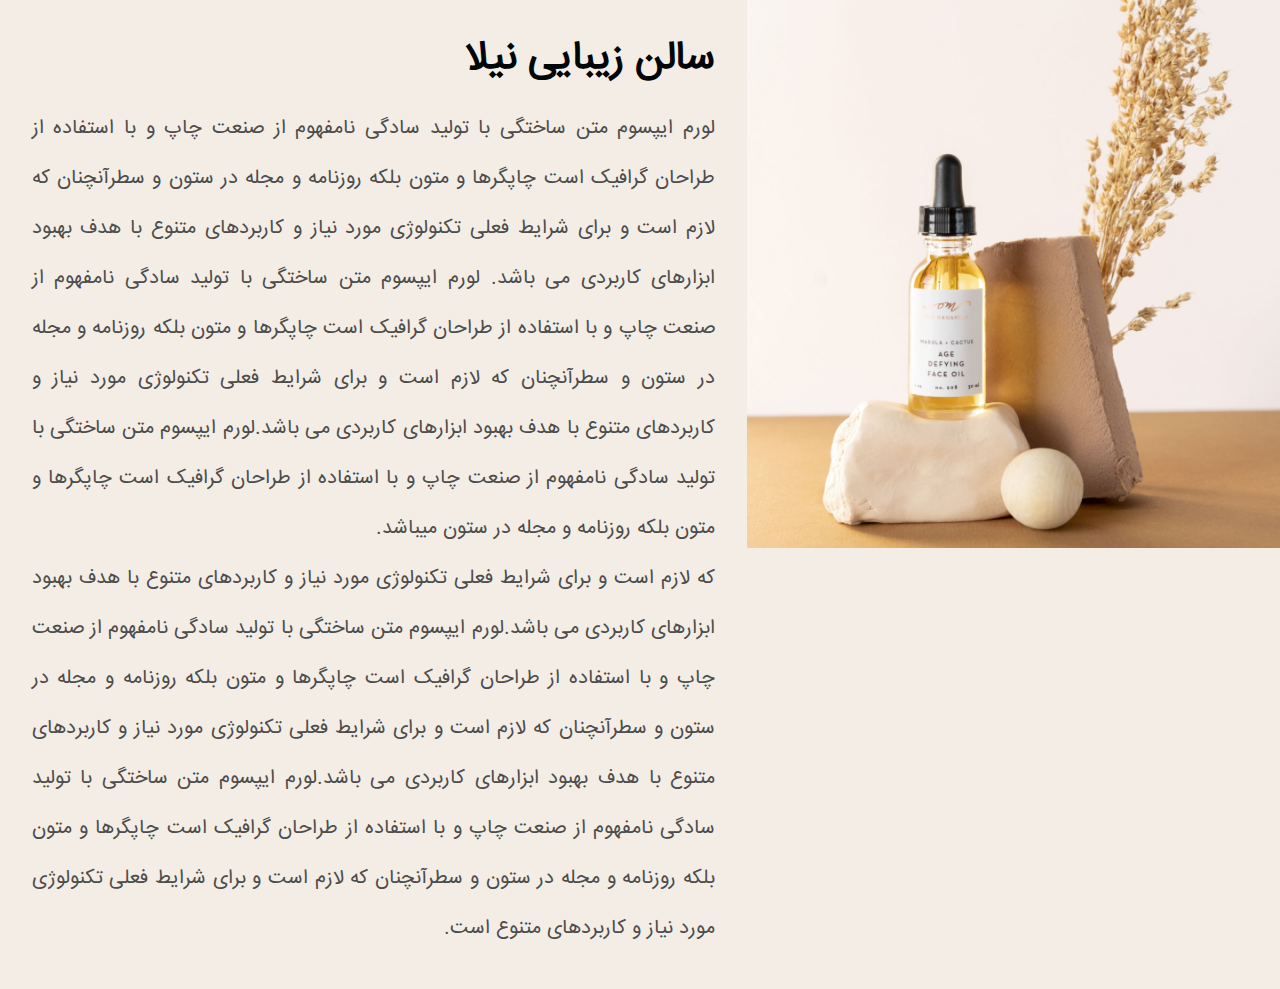
<file: about-us/index.html>
<!DOCTYPE html>
<html lang="en">
  <head>
    <meta charset="UTF-8" />
    <meta http-equiv="X-UA-Compatible" content="IE=edge" />
    <meta name="viewport" content="width=device-width, initial-scale=1.0" />
    <title>درباره ما</title>
    <link href="../css/bootstrap.min.css" rel="stylesheet" />
    <link href="../css/style.css" rel="stylesheet" />
  </head>
  <body>
    <main>
      <section style="background-color: #f4ede6">
        <div class="container-fluid">
          <div class="row">
            <div class="col-xxl-4 col-lg-5 col-md-6 p-0">
              <img class="w-100" src="../images/image.png" />
            </div>
            <div class="col-xxl-8 col-lg-7 col-md-6">
              <div class="container p-4">
                <div class="mt-3">
                  <h1 class="fw-bold" style="font-size: 40px">
                    سالن زیبایی نیلا
                  </h1>
                </div>
                <div class="mt-4">
                  <p
                    style="
                      line-height: 2.5;
                      text-align: justify;
                      color: #4d4d4d;
                      font-size: 20px;
                    "
                  >
                    لورم ایپسوم متن ساختگی با تولید سادگی نامفهوم از صنعت چاپ و
                    با استفاده از طراحان گرافیک است چاپگرها و متون بلکه روزنامه
                    و مجله در ستون و سطرآنچنان که لازم است و برای شرایط فعلی
                    تکنولوژی مورد نیاز و کاربردهای متنوع با هدف بهبود ابزارهای
                    کاربردی می باشد. لورم ایپسوم متن ساختگی با تولید سادگی
                    نامفهوم از صنعت چاپ و با استفاده از طراحان گرافیک است
                    چاپگرها و متون بلکه روزنامه و مجله در ستون و سطرآنچنان که
                    لازم است و برای شرایط فعلی تکنولوژی مورد نیاز و کاربردهای
                    متنوع با هدف بهبود ابزارهای کاربردی می باشد.لورم ایپسوم متن
                    ساختگی با تولید سادگی نامفهوم از صنعت چاپ و با استفاده از
                    طراحان گرافیک است چاپگرها و متون بلکه روزنامه و مجله در ستون
                    میباشد. <br />

                    که لازم است و برای شرایط فعلی تکنولوژی مورد نیاز و کاربردهای
                    متنوع با هدف بهبود ابزارهای کاربردی می باشد.لورم ایپسوم متن
                    ساختگی با تولید سادگی نامفهوم از صنعت چاپ و با استفاده از
                    طراحان گرافیک است چاپگرها و متون بلکه روزنامه و مجله در ستون
                    و سطرآنچنان که لازم است و برای شرایط فعلی تکنولوژی مورد نیاز
                    و کاربردهای متنوع با هدف بهبود ابزارهای کاربردی می باشد.لورم
                    ایپسوم متن ساختگی با تولید سادگی نامفهوم از صنعت چاپ و با
                    استفاده از طراحان گرافیک است چاپگرها و متون بلکه روزنامه و
                    مجله در ستون و سطرآنچنان که لازم است و برای شرایط فعلی
                    تکنولوژی مورد نیاز و کاربردهای متنوع است.
                  </p>
                </div>
              </div>
            </div>
          </div>
        </div>
      </section>
    </main>
  </body>
</html>
</file>
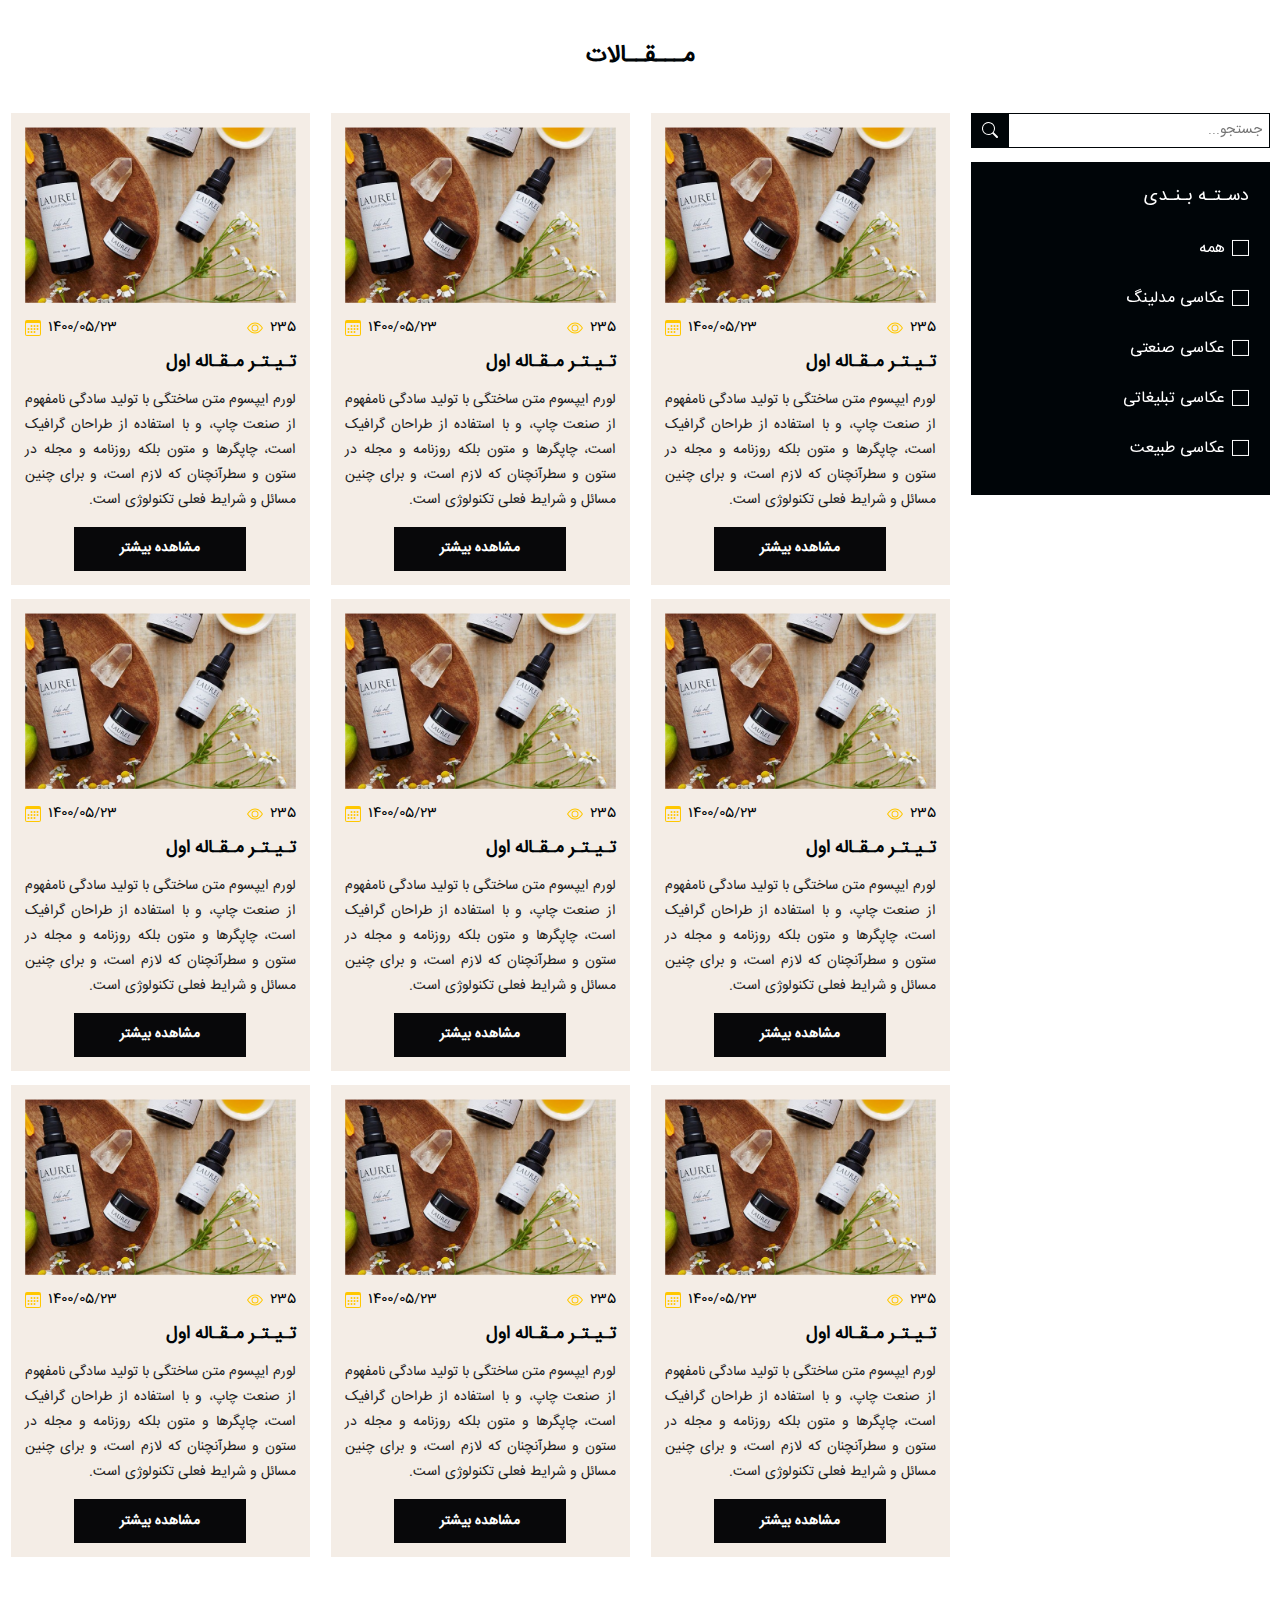
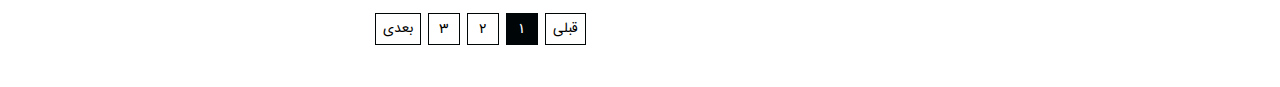
<file: articles/index.html>
<!DOCTYPE html>
<html lang="en">
  <head>
    <meta charset="UTF-8" />
    <meta http-equiv="X-UA-Compatible" content="IE=edge" />
    <meta name="viewport" content="width=device-width, initial-scale=1.0" />
    <title>مقالات</title>
    <link href="../css/bootstrap.min.css" rel="stylesheet" />
    <link href="../css/style.css" rel="stylesheet" />
  </head>
  <body>
    <main>
      <section>
        <div class="container" style="max-width: 1300px">
          <div class="col-12 my-5">
            <div>
              <h1
                class="text-center"
                style="font-size: 24px; font-weight: bold"
              >
                مـــقــالات
              </h1>
            </div>
          </div>
          <div class="col-12">
            <div class="row">
              <div
                class="col-xl-3 col-md-12 d-flex justify-content-center sticky-xl-top mb-5"
                style="height: fit-content; top: 50px"
              >
                <div class="w-100">
                  <div class="d-flex align-items-center">
                    <div
                      class="d-flex align-items-center"
                      style="
                        border: 1px solid #000508;
                        border-left: none;
                        width: 87%;
                        height: 35px;
                      "
                    >
                      <input
                        type="search"
                        placeholder="جستجو..."
                        class="w-100 pe-2"
                        style="border: none"
                      />
                    </div>
                    <div
                      class="d-flex justify-content-center align-items-center"
                      style="
                        background-color: #000508;
                        width: 13%;
                        height: 35px;
                      "
                    >
                      <svg
                        xmlns="http://www.w3.org/2000/svg"
                        width="16"
                        height="16"
                        fill="white"
                        class="bi bi-search"
                        viewBox="0 0 16 16"
                      >
                        <path
                          d="M11.742 10.344a6.5 6.5 0 1 0-1.397 1.398h-.001c.03.04.062.078.098.115l3.85 3.85a1 1 0 0 0 1.415-1.414l-3.85-3.85a1.007 1.007 0 0 0-.115-.1zM12 6.5a5.5 5.5 0 1 1-11 0 5.5 5.5 0 0 1 11 0z"
                        />
                      </svg>
                    </div>
                  </div>

                  <div
                    class="py-4 px-4 filter-side mt-3"
                    style="background-color: #000508"
                  >
                    <div class="mb-2">
                      <p class="text-white" style="font-size: 18px">
                        دسـتـه بـنـدی
                      </p>
                    </div>
                    <div class="py-0" style="line-height: 50px">
                      <div class="d-flex align-items-center">
                        <input type="radio" name="filter" id="filter1" />
                        <p class="pe-2 text-white m-0" style="font-size: 16px">
                          همه
                        </p>
                      </div>
                      <div class="d-flex align-items-center">
                        <input type="radio" name="filter" id="filter2" />
                        <p class="pe-2 text-white m-0" style="font-size: 16px">
                          عکاسی مدلینگ
                        </p>
                      </div>
                      <div class="d-flex align-items-center">
                        <input type="radio" name="filter" id="filter3" />
                        <p class="pe-2 text-white m-0" style="font-size: 16px">
                          عکاسی صنعتی
                        </p>
                      </div>
                      <div class="d-flex align-items-center">
                        <input type="radio" name="filter" id="filter4" />
                        <p class="pe-2 text-white m-0" style="font-size: 16px">
                          عکاسی تبلیغاتی
                        </p>
                      </div>
                      <div class="d-flex align-items-center">
                        <input type="radio" name="filter" id="filter5" />
                        <p class="pe-2 text-white m-0" style="font-size: 16px">
                          عکاسی طبیعت
                        </p>
                      </div>
                    </div>
                  </div>
                </div>
              </div>
              <div class="col-xl-9 col-lg-12 col-12">
                <div class="w-100">
                  <div
                    class="row justify-content-lg-start justify-content-center"
                  >
                    <div
                      class="col-xl-4 col-lg-4 col-md-5 col-sm-6 col-12 mb-3"
                    >
                      <div class="w-100 p-3" style="background-color: #f4ede6">
                        <div>
                          <img
                            class="w-100"
                            style="object-fit: cover"
                            src="../images/Rectangle 15 (1).png"
                          />
                        </div>
                        <div>
                          <div class="mt-3">
                            <div class="d-flex justify-content-between">
                              <div class="d-flex align-items-center ms-5">
                                <p class="ps-2 m-0">235</p>
                                <svg
                                  xmlns="http://www.w3.org/2000/svg"
                                  width="16"
                                  height="16"
                                  fill="#FFC700"
                                  class="bi bi-eye"
                                  viewBox="0 0 16 16"
                                >
                                  <path
                                    d="M16 8s-3-5.5-8-5.5S0 8 0 8s3 5.5 8 5.5S16 8 16 8zM1.173 8a13.133 13.133 0 0 1 1.66-2.043C4.12 4.668 5.88 3.5 8 3.5c2.12 0 3.879 1.168 5.168 2.457A13.133 13.133 0 0 1 14.828 8c-.058.087-.122.183-.195.288-.335.48-.83 1.12-1.465 1.755C11.879 11.332 10.119 12.5 8 12.5c-2.12 0-3.879-1.168-5.168-2.457A13.134 13.134 0 0 1 1.172 8z"
                                  />
                                  <path
                                    d="M8 5.5a2.5 2.5 0 1 0 0 5 2.5 2.5 0 0 0 0-5zM4.5 8a3.5 3.5 0 1 1 7 0 3.5 3.5 0 0 1-7 0z"
                                  />
                                </svg>
                              </div>
                              <div class="d-flex align-items-center">
                                <p class="ps-2 m-0">1400/05/23</p>
                                <svg
                                  xmlns="http://www.w3.org/2000/svg"
                                  width="16"
                                  height="16"
                                  fill="#FFC700"
                                  class="bi bi-calendar3"
                                  viewBox="0 0 16 16"
                                >
                                  <path
                                    d="M14 0H2a2 2 0 0 0-2 2v12a2 2 0 0 0 2 2h12a2 2 0 0 0 2-2V2a2 2 0 0 0-2-2zM1 3.857C1 3.384 1.448 3 2 3h12c.552 0 1 .384 1 .857v10.286c0 .473-.448.857-1 .857H2c-.552 0-1-.384-1-.857V3.857z"
                                  />
                                  <path
                                    d="M6.5 7a1 1 0 1 0 0-2 1 1 0 0 0 0 2zm3 0a1 1 0 1 0 0-2 1 1 0 0 0 0 2zm3 0a1 1 0 1 0 0-2 1 1 0 0 0 0 2zm-9 3a1 1 0 1 0 0-2 1 1 0 0 0 0 2zm3 0a1 1 0 1 0 0-2 1 1 0 0 0 0 2zm3 0a1 1 0 1 0 0-2 1 1 0 0 0 0 2zm3 0a1 1 0 1 0 0-2 1 1 0 0 0 0 2zm-9 3a1 1 0 1 0 0-2 1 1 0 0 0 0 2zm3 0a1 1 0 1 0 0-2 1 1 0 0 0 0 2zm3 0a1 1 0 1 0 0-2 1 1 0 0 0 0 2z"
                                  />
                                </svg>
                              </div>
                            </div>
                          </div>
                          <div class="mt-3">
                            <h3 class="fw-bold" style="font-size: 18px">
                              تـیـتـر مـقـاله اول
                            </h3>
                          </div>
                          <div class="mt-3">
                            <p
                              style="
                                text-align: justify;
                                line-height: 25px;

                                color: #1e1e1e;
                              "
                            >
                              لورم ایپسوم متن ساختگی با تولید سادگی نامفهوم از
                              صنعت چاپ، و با استفاده از طراحان گرافیک است،
                              چاپگرها و متون بلکه روزنامه و مجله در ستون و
                              سطرآنچنان که لازم است، و برای چنین مسائل و شرایط
                              فعلی تکنولوژی است.
                            </p>
                          </div>
                          <div class="d-flex justify-content-center">
                            <div
                              class="fw-bold text-white d-flex justify-content-center align-items-center"
                              style="
                                background-color: #08080a;

                                width: 172px;
                                height: 44px;
                              "
                            >
                              مشاهده بیشتر
                            </div>
                          </div>
                        </div>
                        <div></div>
                      </div>
                    </div>
                    <div
                      class="col-xl-4 col-lg-4 col-md-5 col-sm-6 col-12 mb-3"
                    >
                      <div class="w-100 p-3" style="background-color: #f4ede6">
                        <div>
                          <img
                            class="w-100"
                            style="object-fit: cover"
                            src="../images/Rectangle 15 (1).png"
                          />
                        </div>
                        <div>
                          <div class="mt-3">
                            <div class="d-flex justify-content-between">
                              <div class="d-flex align-items-center ms-5">
                                <p class="ps-2 m-0">235</p>
                                <svg
                                  xmlns="http://www.w3.org/2000/svg"
                                  width="16"
                                  height="16"
                                  fill="#FFC700"
                                  class="bi bi-eye"
                                  viewBox="0 0 16 16"
                                >
                                  <path
                                    d="M16 8s-3-5.5-8-5.5S0 8 0 8s3 5.5 8 5.5S16 8 16 8zM1.173 8a13.133 13.133 0 0 1 1.66-2.043C4.12 4.668 5.88 3.5 8 3.5c2.12 0 3.879 1.168 5.168 2.457A13.133 13.133 0 0 1 14.828 8c-.058.087-.122.183-.195.288-.335.48-.83 1.12-1.465 1.755C11.879 11.332 10.119 12.5 8 12.5c-2.12 0-3.879-1.168-5.168-2.457A13.134 13.134 0 0 1 1.172 8z"
                                  />
                                  <path
                                    d="M8 5.5a2.5 2.5 0 1 0 0 5 2.5 2.5 0 0 0 0-5zM4.5 8a3.5 3.5 0 1 1 7 0 3.5 3.5 0 0 1-7 0z"
                                  />
                                </svg>
                              </div>
                              <div class="d-flex align-items-center">
                                <p class="ps-2 m-0">1400/05/23</p>
                                <svg
                                  xmlns="http://www.w3.org/2000/svg"
                                  width="16"
                                  height="16"
                                  fill="#FFC700"
                                  class="bi bi-calendar3"
                                  viewBox="0 0 16 16"
                                >
                                  <path
                                    d="M14 0H2a2 2 0 0 0-2 2v12a2 2 0 0 0 2 2h12a2 2 0 0 0 2-2V2a2 2 0 0 0-2-2zM1 3.857C1 3.384 1.448 3 2 3h12c.552 0 1 .384 1 .857v10.286c0 .473-.448.857-1 .857H2c-.552 0-1-.384-1-.857V3.857z"
                                  />
                                  <path
                                    d="M6.5 7a1 1 0 1 0 0-2 1 1 0 0 0 0 2zm3 0a1 1 0 1 0 0-2 1 1 0 0 0 0 2zm3 0a1 1 0 1 0 0-2 1 1 0 0 0 0 2zm-9 3a1 1 0 1 0 0-2 1 1 0 0 0 0 2zm3 0a1 1 0 1 0 0-2 1 1 0 0 0 0 2zm3 0a1 1 0 1 0 0-2 1 1 0 0 0 0 2zm3 0a1 1 0 1 0 0-2 1 1 0 0 0 0 2zm-9 3a1 1 0 1 0 0-2 1 1 0 0 0 0 2zm3 0a1 1 0 1 0 0-2 1 1 0 0 0 0 2zm3 0a1 1 0 1 0 0-2 1 1 0 0 0 0 2z"
                                  />
                                </svg>
                              </div>
                            </div>
                          </div>
                          <div class="mt-3">
                            <h3 class="fw-bold" style="font-size: 18px">
                              تـیـتـر مـقـاله اول
                            </h3>
                          </div>
                          <div class="mt-3">
                            <p
                              style="
                                text-align: justify;
                                line-height: 25px;

                                color: #1e1e1e;
                              "
                            >
                              لورم ایپسوم متن ساختگی با تولید سادگی نامفهوم از
                              صنعت چاپ، و با استفاده از طراحان گرافیک است،
                              چاپگرها و متون بلکه روزنامه و مجله در ستون و
                              سطرآنچنان که لازم است، و برای چنین مسائل و شرایط
                              فعلی تکنولوژی است.
                            </p>
                          </div>
                          <div class="d-flex justify-content-center">
                            <div
                              class="fw-bold text-white d-flex justify-content-center align-items-center"
                              style="
                                background-color: #08080a;

                                width: 172px;
                                height: 44px;
                              "
                            >
                              مشاهده بیشتر
                            </div>
                          </div>
                        </div>
                        <div></div>
                      </div>
                    </div>
                    <div
                      class="col-xl-4 col-lg-4 col-md-5 col-sm-6 col-12 mb-3"
                    >
                      <div class="w-100 p-3" style="background-color: #f4ede6">
                        <div>
                          <img
                            class="w-100"
                            style="object-fit: cover"
                            src="../images/Rectangle 15 (1).png"
                          />
                        </div>
                        <div>
                          <div class="mt-3">
                            <div class="d-flex justify-content-between">
                              <div class="d-flex align-items-center ms-5">
                                <p class="ps-2 m-0">235</p>
                                <svg
                                  xmlns="http://www.w3.org/2000/svg"
                                  width="16"
                                  height="16"
                                  fill="#FFC700"
                                  class="bi bi-eye"
                                  viewBox="0 0 16 16"
                                >
                                  <path
                                    d="M16 8s-3-5.5-8-5.5S0 8 0 8s3 5.5 8 5.5S16 8 16 8zM1.173 8a13.133 13.133 0 0 1 1.66-2.043C4.12 4.668 5.88 3.5 8 3.5c2.12 0 3.879 1.168 5.168 2.457A13.133 13.133 0 0 1 14.828 8c-.058.087-.122.183-.195.288-.335.48-.83 1.12-1.465 1.755C11.879 11.332 10.119 12.5 8 12.5c-2.12 0-3.879-1.168-5.168-2.457A13.134 13.134 0 0 1 1.172 8z"
                                  />
                                  <path
                                    d="M8 5.5a2.5 2.5 0 1 0 0 5 2.5 2.5 0 0 0 0-5zM4.5 8a3.5 3.5 0 1 1 7 0 3.5 3.5 0 0 1-7 0z"
                                  />
                                </svg>
                              </div>
                              <div class="d-flex align-items-center">
                                <p class="ps-2 m-0">1400/05/23</p>
                                <svg
                                  xmlns="http://www.w3.org/2000/svg"
                                  width="16"
                                  height="16"
                                  fill="#FFC700"
                                  class="bi bi-calendar3"
                                  viewBox="0 0 16 16"
                                >
                                  <path
                                    d="M14 0H2a2 2 0 0 0-2 2v12a2 2 0 0 0 2 2h12a2 2 0 0 0 2-2V2a2 2 0 0 0-2-2zM1 3.857C1 3.384 1.448 3 2 3h12c.552 0 1 .384 1 .857v10.286c0 .473-.448.857-1 .857H2c-.552 0-1-.384-1-.857V3.857z"
                                  />
                                  <path
                                    d="M6.5 7a1 1 0 1 0 0-2 1 1 0 0 0 0 2zm3 0a1 1 0 1 0 0-2 1 1 0 0 0 0 2zm3 0a1 1 0 1 0 0-2 1 1 0 0 0 0 2zm-9 3a1 1 0 1 0 0-2 1 1 0 0 0 0 2zm3 0a1 1 0 1 0 0-2 1 1 0 0 0 0 2zm3 0a1 1 0 1 0 0-2 1 1 0 0 0 0 2zm3 0a1 1 0 1 0 0-2 1 1 0 0 0 0 2zm-9 3a1 1 0 1 0 0-2 1 1 0 0 0 0 2zm3 0a1 1 0 1 0 0-2 1 1 0 0 0 0 2zm3 0a1 1 0 1 0 0-2 1 1 0 0 0 0 2z"
                                  />
                                </svg>
                              </div>
                            </div>
                          </div>
                          <div class="mt-3">
                            <h3 class="fw-bold" style="font-size: 18px">
                              تـیـتـر مـقـاله اول
                            </h3>
                          </div>
                          <div class="mt-3">
                            <p
                              style="
                                text-align: justify;
                                line-height: 25px;

                                color: #1e1e1e;
                              "
                            >
                              لورم ایپسوم متن ساختگی با تولید سادگی نامفهوم از
                              صنعت چاپ، و با استفاده از طراحان گرافیک است،
                              چاپگرها و متون بلکه روزنامه و مجله در ستون و
                              سطرآنچنان که لازم است، و برای چنین مسائل و شرایط
                              فعلی تکنولوژی است.
                            </p>
                          </div>
                          <div class="d-flex justify-content-center">
                            <div
                              class="fw-bold text-white d-flex justify-content-center align-items-center"
                              style="
                                background-color: #08080a;

                                width: 172px;
                                height: 44px;
                              "
                            >
                              مشاهده بیشتر
                            </div>
                          </div>
                        </div>
                        <div></div>
                      </div>
                    </div>
                    <div
                      class="col-xl-4 col-lg-4 col-md-5 col-sm-6 col-12 mb-3"
                    >
                      <div class="w-100 p-3" style="background-color: #f4ede6">
                        <div>
                          <img
                            class="w-100"
                            style="object-fit: cover"
                            src="../images/Rectangle 15 (1).png"
                          />
                        </div>
                        <div>
                          <div class="mt-3">
                            <div class="d-flex justify-content-between">
                              <div class="d-flex align-items-center ms-5">
                                <p class="ps-2 m-0">235</p>
                                <svg
                                  xmlns="http://www.w3.org/2000/svg"
                                  width="16"
                                  height="16"
                                  fill="#FFC700"
                                  class="bi bi-eye"
                                  viewBox="0 0 16 16"
                                >
                                  <path
                                    d="M16 8s-3-5.5-8-5.5S0 8 0 8s3 5.5 8 5.5S16 8 16 8zM1.173 8a13.133 13.133 0 0 1 1.66-2.043C4.12 4.668 5.88 3.5 8 3.5c2.12 0 3.879 1.168 5.168 2.457A13.133 13.133 0 0 1 14.828 8c-.058.087-.122.183-.195.288-.335.48-.83 1.12-1.465 1.755C11.879 11.332 10.119 12.5 8 12.5c-2.12 0-3.879-1.168-5.168-2.457A13.134 13.134 0 0 1 1.172 8z"
                                  />
                                  <path
                                    d="M8 5.5a2.5 2.5 0 1 0 0 5 2.5 2.5 0 0 0 0-5zM4.5 8a3.5 3.5 0 1 1 7 0 3.5 3.5 0 0 1-7 0z"
                                  />
                                </svg>
                              </div>
                              <div class="d-flex align-items-center">
                                <p class="ps-2 m-0">1400/05/23</p>
                                <svg
                                  xmlns="http://www.w3.org/2000/svg"
                                  width="16"
                                  height="16"
                                  fill="#FFC700"
                                  class="bi bi-calendar3"
                                  viewBox="0 0 16 16"
                                >
                                  <path
                                    d="M14 0H2a2 2 0 0 0-2 2v12a2 2 0 0 0 2 2h12a2 2 0 0 0 2-2V2a2 2 0 0 0-2-2zM1 3.857C1 3.384 1.448 3 2 3h12c.552 0 1 .384 1 .857v10.286c0 .473-.448.857-1 .857H2c-.552 0-1-.384-1-.857V3.857z"
                                  />
                                  <path
                                    d="M6.5 7a1 1 0 1 0 0-2 1 1 0 0 0 0 2zm3 0a1 1 0 1 0 0-2 1 1 0 0 0 0 2zm3 0a1 1 0 1 0 0-2 1 1 0 0 0 0 2zm-9 3a1 1 0 1 0 0-2 1 1 0 0 0 0 2zm3 0a1 1 0 1 0 0-2 1 1 0 0 0 0 2zm3 0a1 1 0 1 0 0-2 1 1 0 0 0 0 2zm3 0a1 1 0 1 0 0-2 1 1 0 0 0 0 2zm-9 3a1 1 0 1 0 0-2 1 1 0 0 0 0 2zm3 0a1 1 0 1 0 0-2 1 1 0 0 0 0 2zm3 0a1 1 0 1 0 0-2 1 1 0 0 0 0 2z"
                                  />
                                </svg>
                              </div>
                            </div>
                          </div>
                          <div class="mt-3">
                            <h3 class="fw-bold" style="font-size: 18px">
                              تـیـتـر مـقـاله اول
                            </h3>
                          </div>
                          <div class="mt-3">
                            <p
                              style="
                                text-align: justify;
                                line-height: 25px;

                                color: #1e1e1e;
                              "
                            >
                              لورم ایپسوم متن ساختگی با تولید سادگی نامفهوم از
                              صنعت چاپ، و با استفاده از طراحان گرافیک است،
                              چاپگرها و متون بلکه روزنامه و مجله در ستون و
                              سطرآنچنان که لازم است، و برای چنین مسائل و شرایط
                              فعلی تکنولوژی است.
                            </p>
                          </div>
                          <div class="d-flex justify-content-center">
                            <div
                              class="fw-bold text-white d-flex justify-content-center align-items-center"
                              style="
                                background-color: #08080a;

                                width: 172px;
                                height: 44px;
                              "
                            >
                              مشاهده بیشتر
                            </div>
                          </div>
                        </div>
                        <div></div>
                      </div>
                    </div>
                    <div
                      class="col-xl-4 col-lg-4 col-md-5 col-sm-6 col-12 mb-3"
                    >
                      <div class="w-100 p-3" style="background-color: #f4ede6">
                        <div>
                          <img
                            class="w-100"
                            style="object-fit: cover"
                            src="../images/Rectangle 15 (1).png"
                          />
                        </div>
                        <div>
                          <div class="mt-3">
                            <div class="d-flex justify-content-between">
                              <div class="d-flex align-items-center ms-5">
                                <p class="ps-2 m-0">235</p>
                                <svg
                                  xmlns="http://www.w3.org/2000/svg"
                                  width="16"
                                  height="16"
                                  fill="#FFC700"
                                  class="bi bi-eye"
                                  viewBox="0 0 16 16"
                                >
                                  <path
                                    d="M16 8s-3-5.5-8-5.5S0 8 0 8s3 5.5 8 5.5S16 8 16 8zM1.173 8a13.133 13.133 0 0 1 1.66-2.043C4.12 4.668 5.88 3.5 8 3.5c2.12 0 3.879 1.168 5.168 2.457A13.133 13.133 0 0 1 14.828 8c-.058.087-.122.183-.195.288-.335.48-.83 1.12-1.465 1.755C11.879 11.332 10.119 12.5 8 12.5c-2.12 0-3.879-1.168-5.168-2.457A13.134 13.134 0 0 1 1.172 8z"
                                  />
                                  <path
                                    d="M8 5.5a2.5 2.5 0 1 0 0 5 2.5 2.5 0 0 0 0-5zM4.5 8a3.5 3.5 0 1 1 7 0 3.5 3.5 0 0 1-7 0z"
                                  />
                                </svg>
                              </div>
                              <div class="d-flex align-items-center">
                                <p class="ps-2 m-0">1400/05/23</p>
                                <svg
                                  xmlns="http://www.w3.org/2000/svg"
                                  width="16"
                                  height="16"
                                  fill="#FFC700"
                                  class="bi bi-calendar3"
                                  viewBox="0 0 16 16"
                                >
                                  <path
                                    d="M14 0H2a2 2 0 0 0-2 2v12a2 2 0 0 0 2 2h12a2 2 0 0 0 2-2V2a2 2 0 0 0-2-2zM1 3.857C1 3.384 1.448 3 2 3h12c.552 0 1 .384 1 .857v10.286c0 .473-.448.857-1 .857H2c-.552 0-1-.384-1-.857V3.857z"
                                  />
                                  <path
                                    d="M6.5 7a1 1 0 1 0 0-2 1 1 0 0 0 0 2zm3 0a1 1 0 1 0 0-2 1 1 0 0 0 0 2zm3 0a1 1 0 1 0 0-2 1 1 0 0 0 0 2zm-9 3a1 1 0 1 0 0-2 1 1 0 0 0 0 2zm3 0a1 1 0 1 0 0-2 1 1 0 0 0 0 2zm3 0a1 1 0 1 0 0-2 1 1 0 0 0 0 2zm3 0a1 1 0 1 0 0-2 1 1 0 0 0 0 2zm-9 3a1 1 0 1 0 0-2 1 1 0 0 0 0 2zm3 0a1 1 0 1 0 0-2 1 1 0 0 0 0 2zm3 0a1 1 0 1 0 0-2 1 1 0 0 0 0 2z"
                                  />
                                </svg>
                              </div>
                            </div>
                          </div>
                          <div class="mt-3">
                            <h3 class="fw-bold" style="font-size: 18px">
                              تـیـتـر مـقـاله اول
                            </h3>
                          </div>
                          <div class="mt-3">
                            <p
                              style="
                                text-align: justify;
                                line-height: 25px;

                                color: #1e1e1e;
                              "
                            >
                              لورم ایپسوم متن ساختگی با تولید سادگی نامفهوم از
                              صنعت چاپ، و با استفاده از طراحان گرافیک است،
                              چاپگرها و متون بلکه روزنامه و مجله در ستون و
                              سطرآنچنان که لازم است، و برای چنین مسائل و شرایط
                              فعلی تکنولوژی است.
                            </p>
                          </div>
                          <div class="d-flex justify-content-center">
                            <div
                              class="fw-bold text-white d-flex justify-content-center align-items-center"
                              style="
                                background-color: #08080a;

                                width: 172px;
                                height: 44px;
                              "
                            >
                              مشاهده بیشتر
                            </div>
                          </div>
                        </div>
                        <div></div>
                      </div>
                    </div>
                    <div
                      class="col-xl-4 col-lg-4 col-md-5 col-sm-6 col-12 mb-3"
                    >
                      <div class="w-100 p-3" style="background-color: #f4ede6">
                        <div>
                          <img
                            class="w-100"
                            style="object-fit: cover"
                            src="../images/Rectangle 15 (1).png"
                          />
                        </div>
                        <div>
                          <div class="mt-3">
                            <div class="d-flex justify-content-between">
                              <div class="d-flex align-items-center ms-5">
                                <p class="ps-2 m-0">235</p>
                                <svg
                                  xmlns="http://www.w3.org/2000/svg"
                                  width="16"
                                  height="16"
                                  fill="#FFC700"
                                  class="bi bi-eye"
                                  viewBox="0 0 16 16"
                                >
                                  <path
                                    d="M16 8s-3-5.5-8-5.5S0 8 0 8s3 5.5 8 5.5S16 8 16 8zM1.173 8a13.133 13.133 0 0 1 1.66-2.043C4.12 4.668 5.88 3.5 8 3.5c2.12 0 3.879 1.168 5.168 2.457A13.133 13.133 0 0 1 14.828 8c-.058.087-.122.183-.195.288-.335.48-.83 1.12-1.465 1.755C11.879 11.332 10.119 12.5 8 12.5c-2.12 0-3.879-1.168-5.168-2.457A13.134 13.134 0 0 1 1.172 8z"
                                  />
                                  <path
                                    d="M8 5.5a2.5 2.5 0 1 0 0 5 2.5 2.5 0 0 0 0-5zM4.5 8a3.5 3.5 0 1 1 7 0 3.5 3.5 0 0 1-7 0z"
                                  />
                                </svg>
                              </div>
                              <div class="d-flex align-items-center">
                                <p class="ps-2 m-0">1400/05/23</p>
                                <svg
                                  xmlns="http://www.w3.org/2000/svg"
                                  width="16"
                                  height="16"
                                  fill="#FFC700"
                                  class="bi bi-calendar3"
                                  viewBox="0 0 16 16"
                                >
                                  <path
                                    d="M14 0H2a2 2 0 0 0-2 2v12a2 2 0 0 0 2 2h12a2 2 0 0 0 2-2V2a2 2 0 0 0-2-2zM1 3.857C1 3.384 1.448 3 2 3h12c.552 0 1 .384 1 .857v10.286c0 .473-.448.857-1 .857H2c-.552 0-1-.384-1-.857V3.857z"
                                  />
                                  <path
                                    d="M6.5 7a1 1 0 1 0 0-2 1 1 0 0 0 0 2zm3 0a1 1 0 1 0 0-2 1 1 0 0 0 0 2zm3 0a1 1 0 1 0 0-2 1 1 0 0 0 0 2zm-9 3a1 1 0 1 0 0-2 1 1 0 0 0 0 2zm3 0a1 1 0 1 0 0-2 1 1 0 0 0 0 2zm3 0a1 1 0 1 0 0-2 1 1 0 0 0 0 2zm3 0a1 1 0 1 0 0-2 1 1 0 0 0 0 2zm-9 3a1 1 0 1 0 0-2 1 1 0 0 0 0 2zm3 0a1 1 0 1 0 0-2 1 1 0 0 0 0 2zm3 0a1 1 0 1 0 0-2 1 1 0 0 0 0 2z"
                                  />
                                </svg>
                              </div>
                            </div>
                          </div>
                          <div class="mt-3">
                            <h3 class="fw-bold" style="font-size: 18px">
                              تـیـتـر مـقـاله اول
                            </h3>
                          </div>
                          <div class="mt-3">
                            <p
                              style="
                                text-align: justify;
                                line-height: 25px;

                                color: #1e1e1e;
                              "
                            >
                              لورم ایپسوم متن ساختگی با تولید سادگی نامفهوم از
                              صنعت چاپ، و با استفاده از طراحان گرافیک است،
                              چاپگرها و متون بلکه روزنامه و مجله در ستون و
                              سطرآنچنان که لازم است، و برای چنین مسائل و شرایط
                              فعلی تکنولوژی است.
                            </p>
                          </div>
                          <div class="d-flex justify-content-center">
                            <div
                              class="fw-bold text-white d-flex justify-content-center align-items-center"
                              style="
                                background-color: #08080a;

                                width: 172px;
                                height: 44px;
                              "
                            >
                              مشاهده بیشتر
                            </div>
                          </div>
                        </div>
                        <div></div>
                      </div>
                    </div>
                    <div
                      class="col-xl-4 col-lg-4 col-md-5 col-sm-6 col-12 mb-3"
                    >
                      <div class="w-100 p-3" style="background-color: #f4ede6">
                        <div>
                          <img
                            class="w-100"
                            style="object-fit: cover"
                            src="../images/Rectangle 15 (1).png"
                          />
                        </div>
                        <div>
                          <div class="mt-3">
                            <div class="d-flex justify-content-between">
                              <div class="d-flex align-items-center ms-5">
                                <p class="ps-2 m-0">235</p>
                                <svg
                                  xmlns="http://www.w3.org/2000/svg"
                                  width="16"
                                  height="16"
                                  fill="#FFC700"
                                  class="bi bi-eye"
                                  viewBox="0 0 16 16"
                                >
                                  <path
                                    d="M16 8s-3-5.5-8-5.5S0 8 0 8s3 5.5 8 5.5S16 8 16 8zM1.173 8a13.133 13.133 0 0 1 1.66-2.043C4.12 4.668 5.88 3.5 8 3.5c2.12 0 3.879 1.168 5.168 2.457A13.133 13.133 0 0 1 14.828 8c-.058.087-.122.183-.195.288-.335.48-.83 1.12-1.465 1.755C11.879 11.332 10.119 12.5 8 12.5c-2.12 0-3.879-1.168-5.168-2.457A13.134 13.134 0 0 1 1.172 8z"
                                  />
                                  <path
                                    d="M8 5.5a2.5 2.5 0 1 0 0 5 2.5 2.5 0 0 0 0-5zM4.5 8a3.5 3.5 0 1 1 7 0 3.5 3.5 0 0 1-7 0z"
                                  />
                                </svg>
                              </div>
                              <div class="d-flex align-items-center">
                                <p class="ps-2 m-0">1400/05/23</p>
                                <svg
                                  xmlns="http://www.w3.org/2000/svg"
                                  width="16"
                                  height="16"
                                  fill="#FFC700"
                                  class="bi bi-calendar3"
                                  viewBox="0 0 16 16"
                                >
                                  <path
                                    d="M14 0H2a2 2 0 0 0-2 2v12a2 2 0 0 0 2 2h12a2 2 0 0 0 2-2V2a2 2 0 0 0-2-2zM1 3.857C1 3.384 1.448 3 2 3h12c.552 0 1 .384 1 .857v10.286c0 .473-.448.857-1 .857H2c-.552 0-1-.384-1-.857V3.857z"
                                  />
                                  <path
                                    d="M6.5 7a1 1 0 1 0 0-2 1 1 0 0 0 0 2zm3 0a1 1 0 1 0 0-2 1 1 0 0 0 0 2zm3 0a1 1 0 1 0 0-2 1 1 0 0 0 0 2zm-9 3a1 1 0 1 0 0-2 1 1 0 0 0 0 2zm3 0a1 1 0 1 0 0-2 1 1 0 0 0 0 2zm3 0a1 1 0 1 0 0-2 1 1 0 0 0 0 2zm3 0a1 1 0 1 0 0-2 1 1 0 0 0 0 2zm-9 3a1 1 0 1 0 0-2 1 1 0 0 0 0 2zm3 0a1 1 0 1 0 0-2 1 1 0 0 0 0 2zm3 0a1 1 0 1 0 0-2 1 1 0 0 0 0 2z"
                                  />
                                </svg>
                              </div>
                            </div>
                          </div>
                          <div class="mt-3">
                            <h3 class="fw-bold" style="font-size: 18px">
                              تـیـتـر مـقـاله اول
                            </h3>
                          </div>
                          <div class="mt-3">
                            <p
                              style="
                                text-align: justify;
                                line-height: 25px;

                                color: #1e1e1e;
                              "
                            >
                              لورم ایپسوم متن ساختگی با تولید سادگی نامفهوم از
                              صنعت چاپ، و با استفاده از طراحان گرافیک است،
                              چاپگرها و متون بلکه روزنامه و مجله در ستون و
                              سطرآنچنان که لازم است، و برای چنین مسائل و شرایط
                              فعلی تکنولوژی است.
                            </p>
                          </div>
                          <div class="d-flex justify-content-center">
                            <div
                              class="fw-bold text-white d-flex justify-content-center align-items-center"
                              style="
                                background-color: #08080a;

                                width: 172px;
                                height: 44px;
                              "
                            >
                              مشاهده بیشتر
                            </div>
                          </div>
                        </div>
                        <div></div>
                      </div>
                    </div>
                    <div
                      class="col-xl-4 col-lg-4 col-md-5 col-sm-6 col-12 mb-3"
                    >
                      <div class="w-100 p-3" style="background-color: #f4ede6">
                        <div>
                          <img
                            class="w-100"
                            style="object-fit: cover"
                            src="../images/Rectangle 15 (1).png"
                          />
                        </div>
                        <div>
                          <div class="mt-3">
                            <div class="d-flex justify-content-between">
                              <div class="d-flex align-items-center ms-5">
                                <p class="ps-2 m-0">235</p>
                                <svg
                                  xmlns="http://www.w3.org/2000/svg"
                                  width="16"
                                  height="16"
                                  fill="#FFC700"
                                  class="bi bi-eye"
                                  viewBox="0 0 16 16"
                                >
                                  <path
                                    d="M16 8s-3-5.5-8-5.5S0 8 0 8s3 5.5 8 5.5S16 8 16 8zM1.173 8a13.133 13.133 0 0 1 1.66-2.043C4.12 4.668 5.88 3.5 8 3.5c2.12 0 3.879 1.168 5.168 2.457A13.133 13.133 0 0 1 14.828 8c-.058.087-.122.183-.195.288-.335.48-.83 1.12-1.465 1.755C11.879 11.332 10.119 12.5 8 12.5c-2.12 0-3.879-1.168-5.168-2.457A13.134 13.134 0 0 1 1.172 8z"
                                  />
                                  <path
                                    d="M8 5.5a2.5 2.5 0 1 0 0 5 2.5 2.5 0 0 0 0-5zM4.5 8a3.5 3.5 0 1 1 7 0 3.5 3.5 0 0 1-7 0z"
                                  />
                                </svg>
                              </div>
                              <div class="d-flex align-items-center">
                                <p class="ps-2 m-0">1400/05/23</p>
                                <svg
                                  xmlns="http://www.w3.org/2000/svg"
                                  width="16"
                                  height="16"
                                  fill="#FFC700"
                                  class="bi bi-calendar3"
                                  viewBox="0 0 16 16"
                                >
                                  <path
                                    d="M14 0H2a2 2 0 0 0-2 2v12a2 2 0 0 0 2 2h12a2 2 0 0 0 2-2V2a2 2 0 0 0-2-2zM1 3.857C1 3.384 1.448 3 2 3h12c.552 0 1 .384 1 .857v10.286c0 .473-.448.857-1 .857H2c-.552 0-1-.384-1-.857V3.857z"
                                  />
                                  <path
                                    d="M6.5 7a1 1 0 1 0 0-2 1 1 0 0 0 0 2zm3 0a1 1 0 1 0 0-2 1 1 0 0 0 0 2zm3 0a1 1 0 1 0 0-2 1 1 0 0 0 0 2zm-9 3a1 1 0 1 0 0-2 1 1 0 0 0 0 2zm3 0a1 1 0 1 0 0-2 1 1 0 0 0 0 2zm3 0a1 1 0 1 0 0-2 1 1 0 0 0 0 2zm3 0a1 1 0 1 0 0-2 1 1 0 0 0 0 2zm-9 3a1 1 0 1 0 0-2 1 1 0 0 0 0 2zm3 0a1 1 0 1 0 0-2 1 1 0 0 0 0 2zm3 0a1 1 0 1 0 0-2 1 1 0 0 0 0 2z"
                                  />
                                </svg>
                              </div>
                            </div>
                          </div>
                          <div class="mt-3">
                            <h3 class="fw-bold" style="font-size: 18px">
                              تـیـتـر مـقـاله اول
                            </h3>
                          </div>
                          <div class="mt-3">
                            <p
                              style="
                                text-align: justify;
                                line-height: 25px;

                                color: #1e1e1e;
                              "
                            >
                              لورم ایپسوم متن ساختگی با تولید سادگی نامفهوم از
                              صنعت چاپ، و با استفاده از طراحان گرافیک است،
                              چاپگرها و متون بلکه روزنامه و مجله در ستون و
                              سطرآنچنان که لازم است، و برای چنین مسائل و شرایط
                              فعلی تکنولوژی است.
                            </p>
                          </div>
                          <div class="d-flex justify-content-center">
                            <div
                              class="fw-bold text-white d-flex justify-content-center align-items-center"
                              style="
                                background-color: #08080a;

                                width: 172px;
                                height: 44px;
                              "
                            >
                              مشاهده بیشتر
                            </div>
                          </div>
                        </div>
                        <div></div>
                      </div>
                    </div>
                    <div
                      class="col-xl-4 col-lg-4 col-md-5 col-sm-6 col-12 mb-3"
                    >
                      <div class="w-100 p-3" style="background-color: #f4ede6">
                        <div>
                          <img
                            class="w-100"
                            style="object-fit: cover"
                            src="../images/Rectangle 15 (1).png"
                          />
                        </div>
                        <div>
                          <div class="mt-3">
                            <div class="d-flex justify-content-between">
                              <div class="d-flex align-items-center ms-5">
                                <p class="ps-2 m-0">235</p>
                                <svg
                                  xmlns="http://www.w3.org/2000/svg"
                                  width="16"
                                  height="16"
                                  fill="#FFC700"
                                  class="bi bi-eye"
                                  viewBox="0 0 16 16"
                                >
                                  <path
                                    d="M16 8s-3-5.5-8-5.5S0 8 0 8s3 5.5 8 5.5S16 8 16 8zM1.173 8a13.133 13.133 0 0 1 1.66-2.043C4.12 4.668 5.88 3.5 8 3.5c2.12 0 3.879 1.168 5.168 2.457A13.133 13.133 0 0 1 14.828 8c-.058.087-.122.183-.195.288-.335.48-.83 1.12-1.465 1.755C11.879 11.332 10.119 12.5 8 12.5c-2.12 0-3.879-1.168-5.168-2.457A13.134 13.134 0 0 1 1.172 8z"
                                  />
                                  <path
                                    d="M8 5.5a2.5 2.5 0 1 0 0 5 2.5 2.5 0 0 0 0-5zM4.5 8a3.5 3.5 0 1 1 7 0 3.5 3.5 0 0 1-7 0z"
                                  />
                                </svg>
                              </div>
                              <div class="d-flex align-items-center">
                                <p class="ps-2 m-0">1400/05/23</p>
                                <svg
                                  xmlns="http://www.w3.org/2000/svg"
                                  width="16"
                                  height="16"
                                  fill="#FFC700"
                                  class="bi bi-calendar3"
                                  viewBox="0 0 16 16"
                                >
                                  <path
                                    d="M14 0H2a2 2 0 0 0-2 2v12a2 2 0 0 0 2 2h12a2 2 0 0 0 2-2V2a2 2 0 0 0-2-2zM1 3.857C1 3.384 1.448 3 2 3h12c.552 0 1 .384 1 .857v10.286c0 .473-.448.857-1 .857H2c-.552 0-1-.384-1-.857V3.857z"
                                  />
                                  <path
                                    d="M6.5 7a1 1 0 1 0 0-2 1 1 0 0 0 0 2zm3 0a1 1 0 1 0 0-2 1 1 0 0 0 0 2zm3 0a1 1 0 1 0 0-2 1 1 0 0 0 0 2zm-9 3a1 1 0 1 0 0-2 1 1 0 0 0 0 2zm3 0a1 1 0 1 0 0-2 1 1 0 0 0 0 2zm3 0a1 1 0 1 0 0-2 1 1 0 0 0 0 2zm3 0a1 1 0 1 0 0-2 1 1 0 0 0 0 2zm-9 3a1 1 0 1 0 0-2 1 1 0 0 0 0 2zm3 0a1 1 0 1 0 0-2 1 1 0 0 0 0 2zm3 0a1 1 0 1 0 0-2 1 1 0 0 0 0 2z"
                                  />
                                </svg>
                              </div>
                            </div>
                          </div>
                          <div class="mt-3">
                            <h3 class="fw-bold" style="font-size: 18px">
                              تـیـتـر مـقـاله اول
                            </h3>
                          </div>
                          <div class="mt-3">
                            <p
                              style="
                                text-align: justify;
                                line-height: 25px;

                                color: #1e1e1e;
                              "
                            >
                              لورم ایپسوم متن ساختگی با تولید سادگی نامفهوم از
                              صنعت چاپ، و با استفاده از طراحان گرافیک است،
                              چاپگرها و متون بلکه روزنامه و مجله در ستون و
                              سطرآنچنان که لازم است، و برای چنین مسائل و شرایط
                              فعلی تکنولوژی است.
                            </p>
                          </div>
                          <div class="d-flex justify-content-center">
                            <div
                              class="fw-bold text-white d-flex justify-content-center align-items-center"
                              style="
                                background-color: #08080a;

                                width: 172px;
                                height: 44px;
                              "
                            >
                              مشاهده بیشتر
                            </div>
                          </div>
                        </div>
                        <div></div>
                      </div>
                    </div>
                  </div>
                </div>
                <div class="w-100 my-5">
                  <div>
                    <div class="d-flex justify-content-center">
                      <div
                        class="p-2 mx-1 text-black d-flex align-items-center justify-content-center"
                        style="
                          cursor: pointer;
                          background-color: #ffffff;
                          border: 1px solid #000508;
                          min-width: 32px;
                          height: 32px;
                        "
                      >
                        قبلی
                      </div>
                      <div
                        class="p-2 mx-1 text-white d-flex align-items-center justify-content-center"
                        style="
                          cursor: pointer;
                          background-color: #000508;
                          border: 1px solid #000508;
                          min-width: 32px;
                          height: 32px;
                        "
                      >
                        1
                      </div>
                      <div
                        class="p-2 mx-1 text-black d-flex align-items-center justify-content-center"
                        style="
                          cursor: pointer;
                          background-color: #ffffff;
                          border: 1px solid #000508;
                          min-width: 32px;
                          height: 32px;
                        "
                      >
                        2
                      </div>
                      <div
                        class="p-2 mx-1 text-black d-flex align-items-center justify-content-center"
                        style="
                          cursor: pointer;
                          background-color: #ffffff;
                          border: 1px solid #000508;
                          min-width: 32px;
                          height: 32px;
                        "
                      >
                        3
                      </div>
                      <div
                        class="p-2 mx-1 text-black d-flex align-items-center justify-content-center"
                        style="
                          cursor: pointer;
                          background-color: #ffffff;
                          border: 1px solid #000508;
                          min-width: 32px;
                          height: 32px;
                        "
                      >
                        بعدی
                      </div>
                    </div>
                  </div>
                </div>
              </div>
            </div>
          </div>
        </div>
      </section>
    </main>
  </body>
</html>
</file>
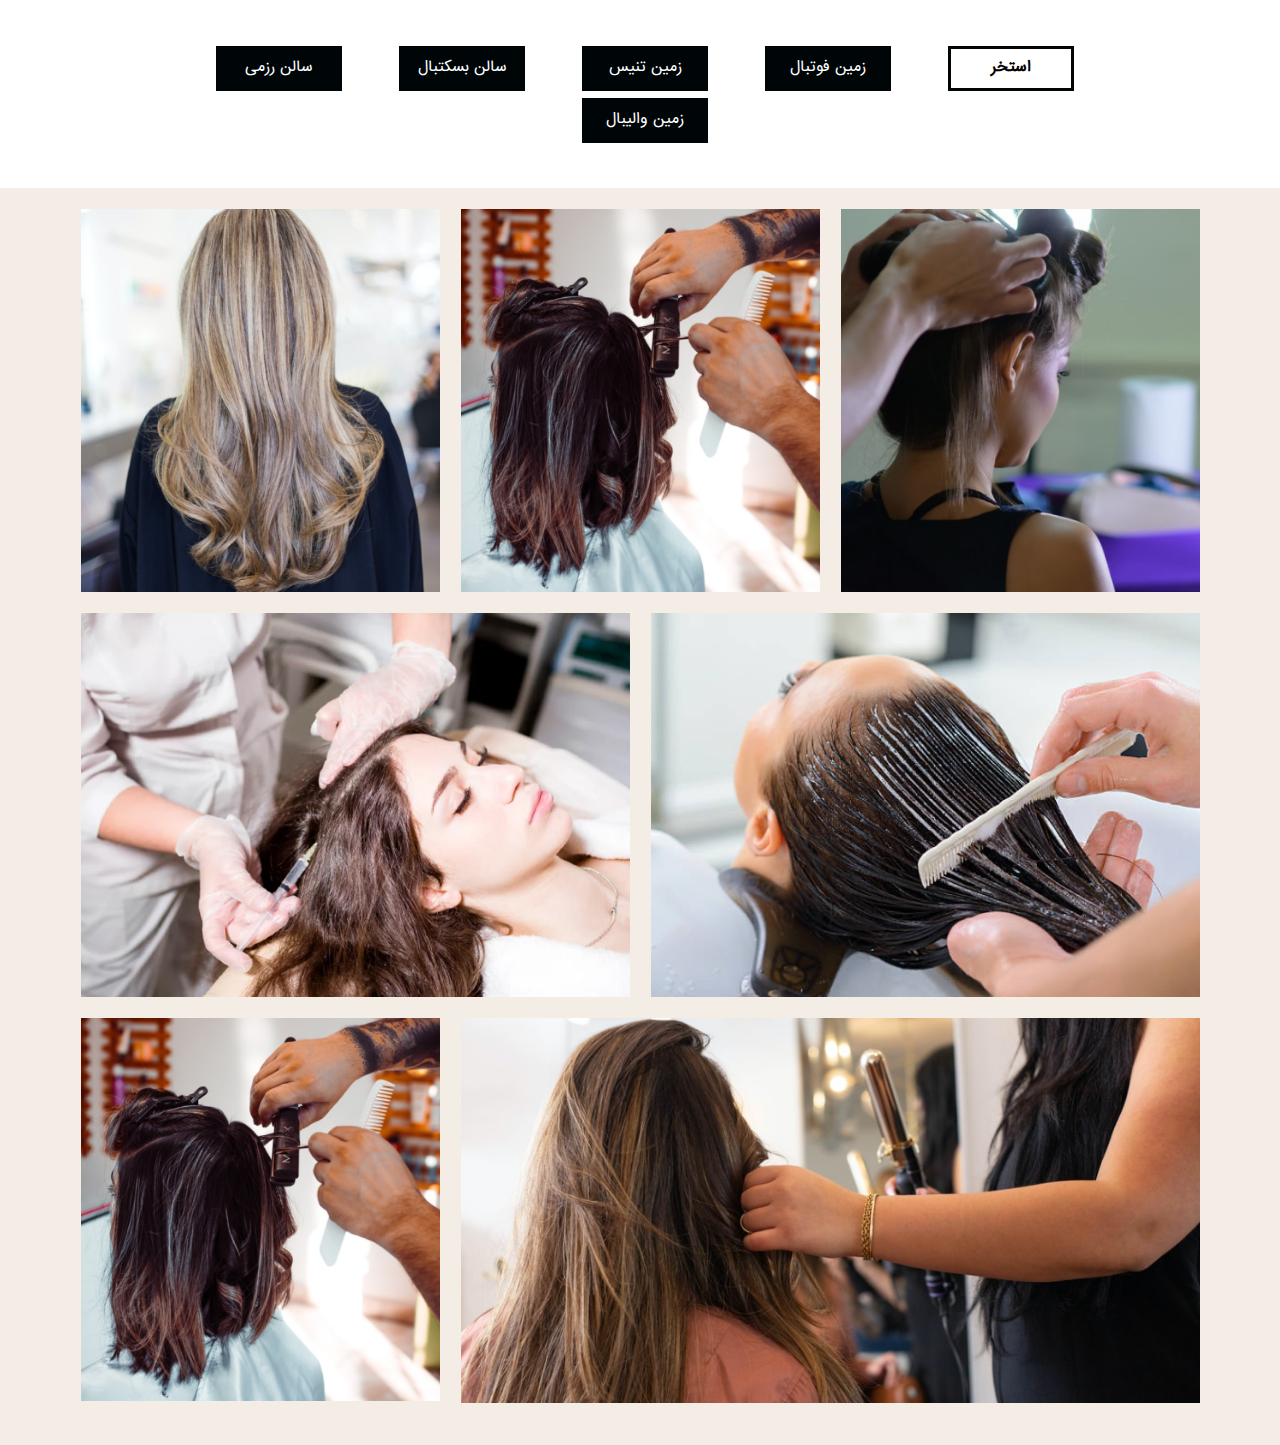
<file: portfolio/index.html>
<!DOCTYPE html>
<html lang="en">
  <head>
    <meta charset="UTF-8" />
    <meta http-equiv="X-UA-Compatible" content="IE=edge" />
    <meta name="viewport" content="width=device-width, initial-scale=1.0" />
    <title>نمونه کارها</title>
    <link href="../css/bootstrap.min.css" rel="stylesheet" />
    <link href="../css/style.css" rel="stylesheet" />
  </head>
  <body>
    <main>
      <section class="mt-5">
        <div class="container">
          <ul
            class="nav nav-pills justify-content-center mb-3"
            id="pills-tab"
            role="tablist"
          >
            <li class="nav-item m-1" role="presentation">
              <div
                class="p-0 nav-link active"
                id="pills-home-tab"
                data-bs-toggle="pill"
                data-bs-target="#pills-home"
                role="tab"
                aria-controls="pills-home"
                aria-selected="true"
              >
                استخر
              </div>
            </li>

            <li class="nav-item m-1" role="presentation">
              <div
                class="p-0 nav-link"
                id="pills-profile-tab"
                data-bs-toggle="pill"
                data-bs-target="#1"
                role="tab"
                aria-controls="1"
                aria-selected="false"
              >
                زمین فوتبال
              </div>
            </li>

            <li class="nav-item m-1" role="presentation">
              <div
                class="p-0 nav-link"
                id="pills-contact-tab"
                data-bs-toggle="pill"
                data-bs-target="#2"
                role="tab"
                aria-controls="2"
                aria-selected="false"
              >
                زمین تنیس
              </div>
            </li>

            <li class="nav-item m-1" role="presentation">
              <div
                class="p-0 nav-link"
                id="pills-contact-tab"
                data-bs-toggle="pill"
                data-bs-target="#2"
                role="tab"
                aria-controls="2"
                aria-selected="false"
              >
                سالن بسکتبال
              </div>
            </li>

            <li class="nav-item m-1" role="presentation">
              <div
                class="p-0 nav-link"
                id="pills-contact-tab"
                data-bs-toggle="pill"
                data-bs-target="#2"
                role="tab"
                aria-controls="2"
                aria-selected="false"
              >
                سالن رزمی
              </div>
            </li>

            <li class="nav-item m-1" role="presentation">
              <div
                class="p-0 nav-link"
                id="pills-contact-tab"
                data-bs-toggle="pill"
                data-bs-target="#2"
                role="tab"
                aria-controls="2"
                aria-selected="false"
              >
                زمین والیبال
              </div>
            </li>
          </ul>
        </div>
        <div style="background-color: #f4ede6">
          <div class="container">
            <div class="mt-5 pb-5">
              <div class="tab-content" id="pills-tabContent">
                <div
                  class="tab-pane fade show active"
                  id="pills-home"
                  role="tabpanel"
                  aria-labelledby="pills-home-tab"
                >
                  <div class="row justify-content-center">
                    <div class="col-lg-4 col-sm-6 col-8 mt-4">
                      <img class="w-100" src="../images/image_4.png" />
                    </div>
                    <div class="col-lg-4 col-sm-6 col-8 mt-4">
                      <img class="w-100 h-100" src="../images/image_2.png" />
                    </div>
                    <div class="col-lg-4 col-sm-6 col-8 mt-4">
                      <img class="w-100 h-100" src="../images/image_1.png" />
                    </div>
                    <div class="col-lg-6 col-sm-6 col-8 mt-4">
                      <img
                        class="w-100 h-100"
                        src="../images/image_1 (1).png"
                      />
                    </div>
                    <div class="col-lg-6 col-sm-6 col-8 mt-4">
                      <img class="w-100" src="../images/image_1 (2).png" />
                    </div>
                    <div class="col-lg-8 col-sm-6 col-8 mt-4">
                      <img class="w-100" src="../images/image_3.png" />
                    </div>
                    <div class="col-lg-4 col-sm-6 col-8 mt-4">
                      <img class="w-100" src="../images/image_2.png" />
                    </div>
                  </div>
                </div>
              </div>
            </div>
          </div>
        </div>
      </section>
    </main>
    <script src="../script/bootstrap.bundle.min.js"></script>
  </body>
</html>
</file>
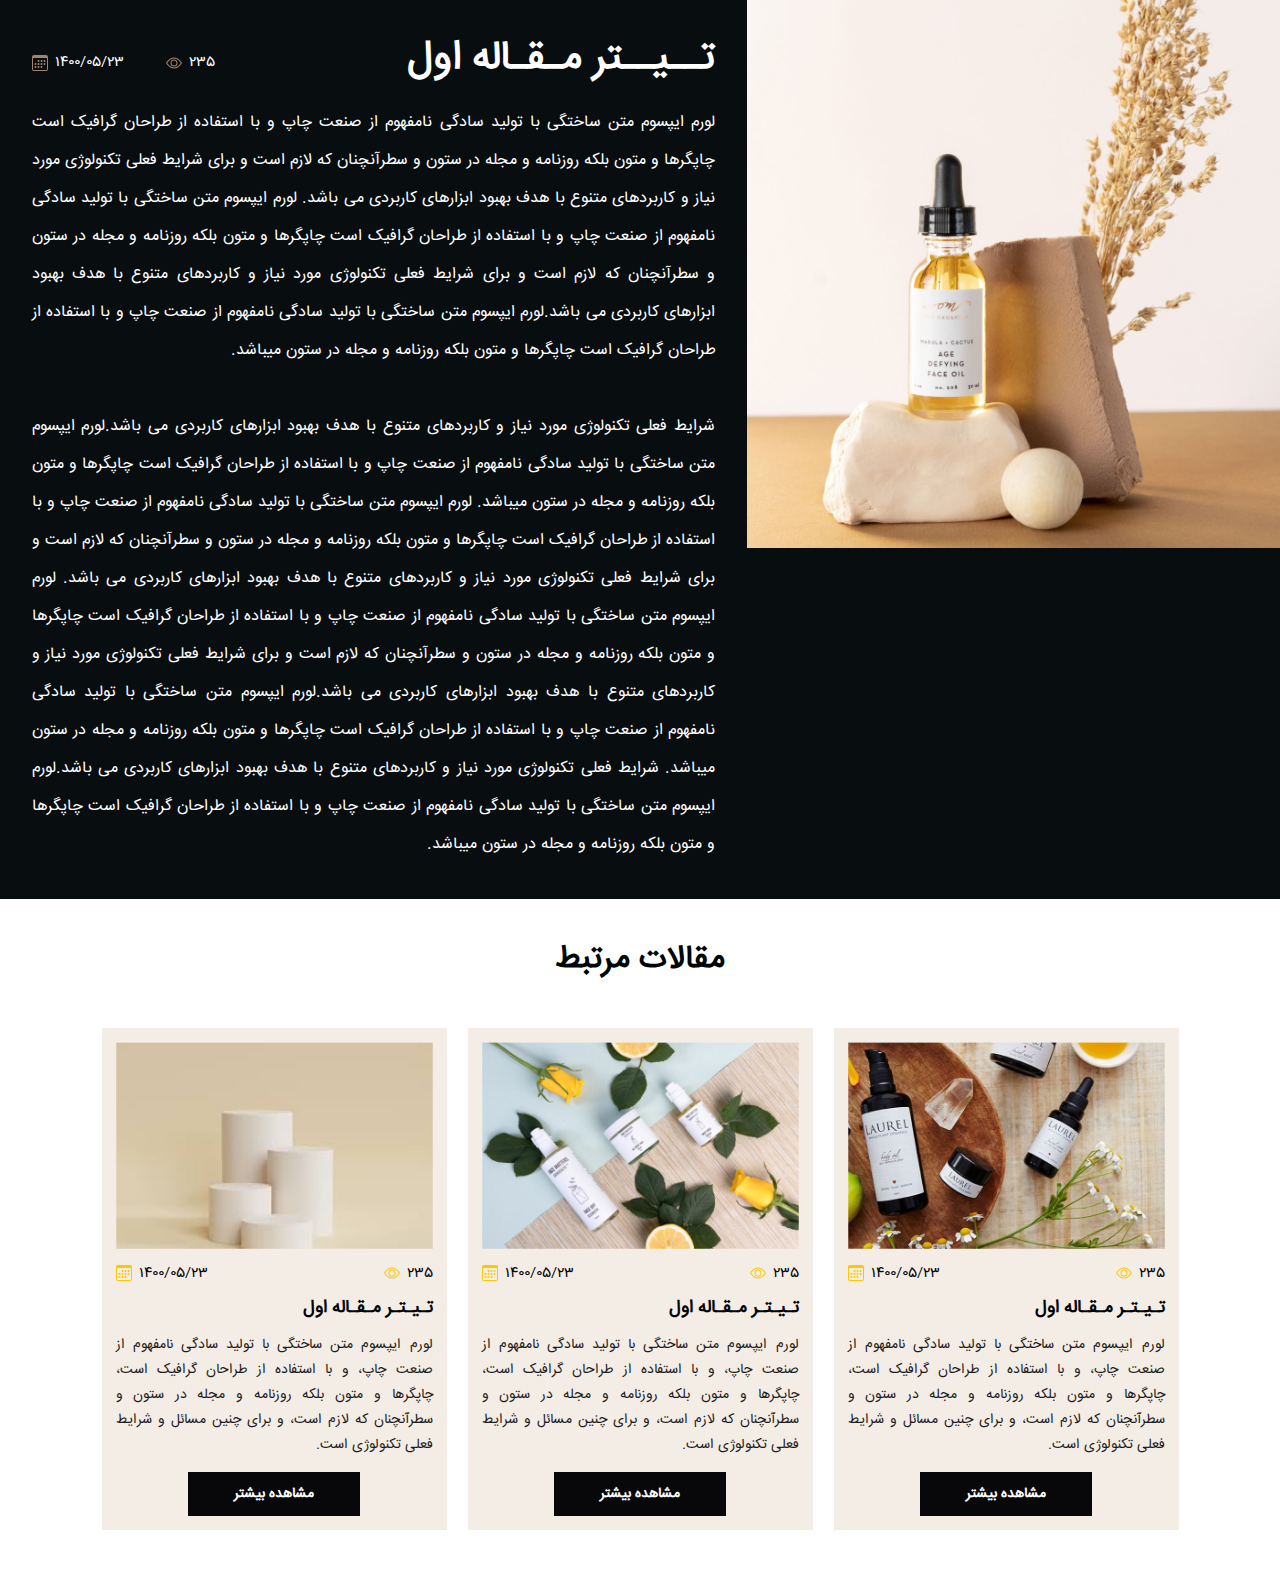
<file: singleArticle/index.html>
<!DOCTYPE html>
<html lang="en">
  <head>
    <meta charset="UTF-8" />
    <meta http-equiv="X-UA-Compatible" content="IE=edge" />
    <meta name="viewport" content="width=device-width, initial-scale=1.0" />
    <title>تک مقاله</title>
    <link href="../css/bootstrap.min.css" rel="stylesheet" />
    <link href="../css/style.css" rel="stylesheet" />
  </head>
  <body>
    <main>
      <section style="background-color: #080d10">
        <div class="container-fluid">
          <div class="row">
            <div class="col-xxl-4 col-lg-5 col-md-6 p-0">
              <img class="w-100" src="../images/image.png" />
            </div>
            <div class="col-xxl-8 col-lg-7 col-md-6">
              <div class="container p-4">
                <div class="d-flex justify-content-between flex-wrap mt-3">
                  <div>
                    <h1
                      class="text-white fw-bold"
                      style="font-size: 40px; font-weight: 800"
                    >
                      تــیــتر مـقـاله اول
                    </h1>
                  </div>
                  <div class="d-flex">
                    <div class="d-flex align-items-center ms-5">
                      <p class="text-white ps-2 m-0">235</p>
                      <svg
                        xmlns="http://www.w3.org/2000/svg"
                        width="16"
                        height="16"
                        fill="#A5836A"
                        class="bi bi-eye"
                        viewBox="0 0 16 16"
                      >
                        <path
                          d="M16 8s-3-5.5-8-5.5S0 8 0 8s3 5.5 8 5.5S16 8 16 8zM1.173 8a13.133 13.133 0 0 1 1.66-2.043C4.12 4.668 5.88 3.5 8 3.5c2.12 0 3.879 1.168 5.168 2.457A13.133 13.133 0 0 1 14.828 8c-.058.087-.122.183-.195.288-.335.48-.83 1.12-1.465 1.755C11.879 11.332 10.119 12.5 8 12.5c-2.12 0-3.879-1.168-5.168-2.457A13.134 13.134 0 0 1 1.172 8z"
                        />
                        <path
                          d="M8 5.5a2.5 2.5 0 1 0 0 5 2.5 2.5 0 0 0 0-5zM4.5 8a3.5 3.5 0 1 1 7 0 3.5 3.5 0 0 1-7 0z"
                        />
                      </svg>
                    </div>
                    <div class="d-flex align-items-center">
                      <p class="text-white ps-2 m-0">1400/05/23</p>
                      <svg
                        xmlns="http://www.w3.org/2000/svg"
                        width="16"
                        height="16"
                        fill="#A5836A"
                        class="bi bi-calendar3"
                        viewBox="0 0 16 16"
                      >
                        <path
                          d="M14 0H2a2 2 0 0 0-2 2v12a2 2 0 0 0 2 2h12a2 2 0 0 0 2-2V2a2 2 0 0 0-2-2zM1 3.857C1 3.384 1.448 3 2 3h12c.552 0 1 .384 1 .857v10.286c0 .473-.448.857-1 .857H2c-.552 0-1-.384-1-.857V3.857z"
                        />
                        <path
                          d="M6.5 7a1 1 0 1 0 0-2 1 1 0 0 0 0 2zm3 0a1 1 0 1 0 0-2 1 1 0 0 0 0 2zm3 0a1 1 0 1 0 0-2 1 1 0 0 0 0 2zm-9 3a1 1 0 1 0 0-2 1 1 0 0 0 0 2zm3 0a1 1 0 1 0 0-2 1 1 0 0 0 0 2zm3 0a1 1 0 1 0 0-2 1 1 0 0 0 0 2zm3 0a1 1 0 1 0 0-2 1 1 0 0 0 0 2zm-9 3a1 1 0 1 0 0-2 1 1 0 0 0 0 2zm3 0a1 1 0 1 0 0-2 1 1 0 0 0 0 2zm3 0a1 1 0 1 0 0-2 1 1 0 0 0 0 2z"
                        />
                      </svg>
                    </div>
                  </div>
                </div>
                <div class="mt-3">
                  <p
                    class="text-white"
                    style="
                      text-align: justify;
                      line-height: 38px;
                      font-size: 16px;
                    "
                  >
                    لورم ایپسوم متن ساختگی با تولید سادگی نامفهوم از صنعت چاپ و
                    با استفاده از طراحان گرافیک است چاپگرها و متون بلکه روزنامه
                    و مجله در ستون و سطرآنچنان که لازم است و برای شرایط فعلی
                    تکنولوژی مورد نیاز و کاربردهای متنوع با هدف بهبود ابزارهای
                    کاربردی می باشد. لورم ایپسوم متن ساختگی با تولید سادگی
                    نامفهوم از صنعت چاپ و با استفاده از طراحان گرافیک است
                    چاپگرها و متون بلکه روزنامه و مجله در ستون و سطرآنچنان که
                    لازم است و برای شرایط فعلی تکنولوژی مورد نیاز و کاربردهای
                    متنوع با هدف بهبود ابزارهای کاربردی می باشد.لورم ایپسوم متن
                    ساختگی با تولید سادگی نامفهوم از صنعت چاپ و با استفاده از
                    طراحان گرافیک است چاپگرها و متون بلکه روزنامه و مجله در ستون
                    میباشد. <br />
                    <br />
                    شرایط فعلی تکنولوژی مورد نیاز و کاربردهای متنوع با هدف بهبود
                    ابزارهای کاربردی می باشد.لورم ایپسوم متن ساختگی با تولید
                    سادگی نامفهوم از صنعت چاپ و با استفاده از طراحان گرافیک است
                    چاپگرها و متون بلکه روزنامه و مجله در ستون میباشد. لورم
                    ایپسوم متن ساختگی با تولید سادگی نامفهوم از صنعت چاپ و با
                    استفاده از طراحان گرافیک است چاپگرها و متون بلکه روزنامه و
                    مجله در ستون و سطرآنچنان که لازم است و برای شرایط فعلی
                    تکنولوژی مورد نیاز و کاربردهای متنوع با هدف بهبود ابزارهای
                    کاربردی می باشد. لورم ایپسوم متن ساختگی با تولید سادگی
                    نامفهوم از صنعت چاپ و با استفاده از طراحان گرافیک است
                    چاپگرها و متون بلکه روزنامه و مجله در ستون و سطرآنچنان که
                    لازم است و برای شرایط فعلی تکنولوژی مورد نیاز و کاربردهای
                    متنوع با هدف بهبود ابزارهای کاربردی می باشد.لورم ایپسوم متن
                    ساختگی با تولید سادگی نامفهوم از صنعت چاپ و با استفاده از
                    طراحان گرافیک است چاپگرها و متون بلکه روزنامه و مجله در ستون
                    میباشد. شرایط فعلی تکنولوژی مورد نیاز و کاربردهای متنوع با
                    هدف بهبود ابزارهای کاربردی می باشد.لورم ایپسوم متن ساختگی با
                    تولید سادگی نامفهوم از صنعت چاپ و با استفاده از طراحان
                    گرافیک است چاپگرها و متون بلکه روزنامه و مجله در ستون
                    میباشد.
                  </p>
                </div>
              </div>
            </div>
          </div>
        </div>
      </section>
      <section class="my-5">
        <div class="container">
          <div>
            <h2 class="text-center fw-bold" style="font-size: 32px">
              مقالات مرتبط
            </h2>
          </div>
          <div>
            <div class="row justify-content-center p-4">
              <div class="mt-4 col-xl-4 col-lg-5 col-md-6 col-sm-12 col-12">
                <div class="w-100 p-3" style="background-color: #f4ede6">
                  <div>
                    <img
                      class="w-100"
                      style="object-fit: cover"
                      src="../images/Rectangle 15 (1).png"
                    />
                  </div>
                  <div>
                    <div class="mt-3">
                      <div class="d-flex justify-content-between">
                        <div class="d-flex align-items-center ms-5">
                          <p class="ps-2 m-0">235</p>
                          <svg
                            xmlns="http://www.w3.org/2000/svg"
                            width="16"
                            height="16"
                            fill="#FFC700"
                            class="bi bi-eye"
                            viewBox="0 0 16 16"
                          >
                            <path
                              d="M16 8s-3-5.5-8-5.5S0 8 0 8s3 5.5 8 5.5S16 8 16 8zM1.173 8a13.133 13.133 0 0 1 1.66-2.043C4.12 4.668 5.88 3.5 8 3.5c2.12 0 3.879 1.168 5.168 2.457A13.133 13.133 0 0 1 14.828 8c-.058.087-.122.183-.195.288-.335.48-.83 1.12-1.465 1.755C11.879 11.332 10.119 12.5 8 12.5c-2.12 0-3.879-1.168-5.168-2.457A13.134 13.134 0 0 1 1.172 8z"
                            />
                            <path
                              d="M8 5.5a2.5 2.5 0 1 0 0 5 2.5 2.5 0 0 0 0-5zM4.5 8a3.5 3.5 0 1 1 7 0 3.5 3.5 0 0 1-7 0z"
                            />
                          </svg>
                        </div>
                        <div class="d-flex align-items-center">
                          <p class="ps-2 m-0">1400/05/23</p>
                          <svg
                            xmlns="http://www.w3.org/2000/svg"
                            width="16"
                            height="16"
                            fill="#FFC700"
                            class="bi bi-calendar3"
                            viewBox="0 0 16 16"
                          >
                            <path
                              d="M14 0H2a2 2 0 0 0-2 2v12a2 2 0 0 0 2 2h12a2 2 0 0 0 2-2V2a2 2 0 0 0-2-2zM1 3.857C1 3.384 1.448 3 2 3h12c.552 0 1 .384 1 .857v10.286c0 .473-.448.857-1 .857H2c-.552 0-1-.384-1-.857V3.857z"
                            />
                            <path
                              d="M6.5 7a1 1 0 1 0 0-2 1 1 0 0 0 0 2zm3 0a1 1 0 1 0 0-2 1 1 0 0 0 0 2zm3 0a1 1 0 1 0 0-2 1 1 0 0 0 0 2zm-9 3a1 1 0 1 0 0-2 1 1 0 0 0 0 2zm3 0a1 1 0 1 0 0-2 1 1 0 0 0 0 2zm3 0a1 1 0 1 0 0-2 1 1 0 0 0 0 2zm3 0a1 1 0 1 0 0-2 1 1 0 0 0 0 2zm-9 3a1 1 0 1 0 0-2 1 1 0 0 0 0 2zm3 0a1 1 0 1 0 0-2 1 1 0 0 0 0 2zm3 0a1 1 0 1 0 0-2 1 1 0 0 0 0 2z"
                            />
                          </svg>
                        </div>
                      </div>
                    </div>
                    <div class="mt-3">
                      <h3 class="fw-bold" style="font-size: 18px">
                        تـیـتـر مـقـاله اول
                      </h3>
                    </div>
                    <div class="mt-3">
                      <p
                        style="
                          text-align: justify;
                          line-height: 25px;

                          color: #1e1e1e;
                        "
                      >
                        لورم ایپسوم متن ساختگی با تولید سادگی نامفهوم از صنعت
                        چاپ، و با استفاده از طراحان گرافیک است، چاپگرها و متون
                        بلکه روزنامه و مجله در ستون و سطرآنچنان که لازم است، و
                        برای چنین مسائل و شرایط فعلی تکنولوژی است.
                      </p>
                    </div>
                    <div class="d-flex justify-content-center">
                      <div
                        class="fw-bold text-white d-flex justify-content-center align-items-center"
                        style="
                          background-color: #08080a;

                          width: 172px;
                          height: 44px;
                        "
                      >
                        مشاهده بیشتر
                      </div>
                    </div>
                  </div>
                  <div></div>
                </div>
              </div>
              <div class="mt-4 col-xl-4 col-lg-5 col-md-6 col-sm-12 col-12">
                <div class="w-100 p-3" style="background-color: #f4ede6">
                  <div>
                    <img
                      class="w-100"
                      style="object-fit: cover"
                      src="../images/Rectangle 15 (2).png"
                    />
                  </div>
                  <div>
                    <div class="mt-3">
                      <div class="d-flex justify-content-between">
                        <div class="d-flex align-items-center ms-5">
                          <p class="ps-2 m-0">235</p>
                          <svg
                            xmlns="http://www.w3.org/2000/svg"
                            width="16"
                            height="16"
                            fill="#FFC700"
                            class="bi bi-eye"
                            viewBox="0 0 16 16"
                          >
                            <path
                              d="M16 8s-3-5.5-8-5.5S0 8 0 8s3 5.5 8 5.5S16 8 16 8zM1.173 8a13.133 13.133 0 0 1 1.66-2.043C4.12 4.668 5.88 3.5 8 3.5c2.12 0 3.879 1.168 5.168 2.457A13.133 13.133 0 0 1 14.828 8c-.058.087-.122.183-.195.288-.335.48-.83 1.12-1.465 1.755C11.879 11.332 10.119 12.5 8 12.5c-2.12 0-3.879-1.168-5.168-2.457A13.134 13.134 0 0 1 1.172 8z"
                            />
                            <path
                              d="M8 5.5a2.5 2.5 0 1 0 0 5 2.5 2.5 0 0 0 0-5zM4.5 8a3.5 3.5 0 1 1 7 0 3.5 3.5 0 0 1-7 0z"
                            />
                          </svg>
                        </div>
                        <div class="d-flex align-items-center">
                          <p class="ps-2 m-0">1400/05/23</p>
                          <svg
                            xmlns="http://www.w3.org/2000/svg"
                            width="16"
                            height="16"
                            fill="#FFC700"
                            class="bi bi-calendar3"
                            viewBox="0 0 16 16"
                          >
                            <path
                              d="M14 0H2a2 2 0 0 0-2 2v12a2 2 0 0 0 2 2h12a2 2 0 0 0 2-2V2a2 2 0 0 0-2-2zM1 3.857C1 3.384 1.448 3 2 3h12c.552 0 1 .384 1 .857v10.286c0 .473-.448.857-1 .857H2c-.552 0-1-.384-1-.857V3.857z"
                            />
                            <path
                              d="M6.5 7a1 1 0 1 0 0-2 1 1 0 0 0 0 2zm3 0a1 1 0 1 0 0-2 1 1 0 0 0 0 2zm3 0a1 1 0 1 0 0-2 1 1 0 0 0 0 2zm-9 3a1 1 0 1 0 0-2 1 1 0 0 0 0 2zm3 0a1 1 0 1 0 0-2 1 1 0 0 0 0 2zm3 0a1 1 0 1 0 0-2 1 1 0 0 0 0 2zm3 0a1 1 0 1 0 0-2 1 1 0 0 0 0 2zm-9 3a1 1 0 1 0 0-2 1 1 0 0 0 0 2zm3 0a1 1 0 1 0 0-2 1 1 0 0 0 0 2zm3 0a1 1 0 1 0 0-2 1 1 0 0 0 0 2z"
                            />
                          </svg>
                        </div>
                      </div>
                    </div>
                    <div class="mt-3">
                      <h3 class="fw-bold" style="font-size: 18px">
                        تـیـتـر مـقـاله اول
                      </h3>
                    </div>
                    <div class="mt-3">
                      <p
                        style="
                          text-align: justify;
                          line-height: 25px;

                          color: #1e1e1e;
                        "
                      >
                        لورم ایپسوم متن ساختگی با تولید سادگی نامفهوم از صنعت
                        چاپ، و با استفاده از طراحان گرافیک است، چاپگرها و متون
                        بلکه روزنامه و مجله در ستون و سطرآنچنان که لازم است، و
                        برای چنین مسائل و شرایط فعلی تکنولوژی است.
                      </p>
                    </div>
                    <div class="d-flex justify-content-center">
                      <div
                        class="fw-bold text-white d-flex justify-content-center align-items-center"
                        style="
                          background-color: #08080a;

                          width: 172px;
                          height: 44px;
                        "
                      >
                        مشاهده بیشتر
                      </div>
                    </div>
                  </div>
                  <div></div>
                </div>
              </div>
              <div class="mt-4 col-xl-4 col-lg-5 col-md-6 col-sm-12 col-12">
                <div class="w-100 p-3" style="background-color: #f4ede6">
                  <div>
                    <img
                      class="w-100"
                      style="object-fit: cover"
                      src="../images/Rectangle 15 (3).png"
                    />
                  </div>
                  <div>
                    <div class="mt-3">
                      <div class="d-flex justify-content-between">
                        <div class="d-flex align-items-center ms-5">
                          <p class="ps-2 m-0">235</p>
                          <svg
                            xmlns="http://www.w3.org/2000/svg"
                            width="16"
                            height="16"
                            fill="#FFC700"
                            class="bi bi-eye"
                            viewBox="0 0 16 16"
                          >
                            <path
                              d="M16 8s-3-5.5-8-5.5S0 8 0 8s3 5.5 8 5.5S16 8 16 8zM1.173 8a13.133 13.133 0 0 1 1.66-2.043C4.12 4.668 5.88 3.5 8 3.5c2.12 0 3.879 1.168 5.168 2.457A13.133 13.133 0 0 1 14.828 8c-.058.087-.122.183-.195.288-.335.48-.83 1.12-1.465 1.755C11.879 11.332 10.119 12.5 8 12.5c-2.12 0-3.879-1.168-5.168-2.457A13.134 13.134 0 0 1 1.172 8z"
                            />
                            <path
                              d="M8 5.5a2.5 2.5 0 1 0 0 5 2.5 2.5 0 0 0 0-5zM4.5 8a3.5 3.5 0 1 1 7 0 3.5 3.5 0 0 1-7 0z"
                            />
                          </svg>
                        </div>
                        <div class="d-flex align-items-center">
                          <p class="ps-2 m-0">1400/05/23</p>
                          <svg
                            xmlns="http://www.w3.org/2000/svg"
                            width="16"
                            height="16"
                            fill="#FFC700"
                            class="bi bi-calendar3"
                            viewBox="0 0 16 16"
                          >
                            <path
                              d="M14 0H2a2 2 0 0 0-2 2v12a2 2 0 0 0 2 2h12a2 2 0 0 0 2-2V2a2 2 0 0 0-2-2zM1 3.857C1 3.384 1.448 3 2 3h12c.552 0 1 .384 1 .857v10.286c0 .473-.448.857-1 .857H2c-.552 0-1-.384-1-.857V3.857z"
                            />
                            <path
                              d="M6.5 7a1 1 0 1 0 0-2 1 1 0 0 0 0 2zm3 0a1 1 0 1 0 0-2 1 1 0 0 0 0 2zm3 0a1 1 0 1 0 0-2 1 1 0 0 0 0 2zm-9 3a1 1 0 1 0 0-2 1 1 0 0 0 0 2zm3 0a1 1 0 1 0 0-2 1 1 0 0 0 0 2zm3 0a1 1 0 1 0 0-2 1 1 0 0 0 0 2zm3 0a1 1 0 1 0 0-2 1 1 0 0 0 0 2zm-9 3a1 1 0 1 0 0-2 1 1 0 0 0 0 2zm3 0a1 1 0 1 0 0-2 1 1 0 0 0 0 2zm3 0a1 1 0 1 0 0-2 1 1 0 0 0 0 2z"
                            />
                          </svg>
                        </div>
                      </div>
                    </div>
                    <div class="mt-3">
                      <h3 class="fw-bold" style="font-size: 18px">
                        تـیـتـر مـقـاله اول
                      </h3>
                    </div>
                    <div class="mt-3">
                      <p
                        style="
                          text-align: justify;
                          line-height: 25px;

                          color: #1e1e1e;
                        "
                      >
                        لورم ایپسوم متن ساختگی با تولید سادگی نامفهوم از صنعت
                        چاپ، و با استفاده از طراحان گرافیک است، چاپگرها و متون
                        بلکه روزنامه و مجله در ستون و سطرآنچنان که لازم است، و
                        برای چنین مسائل و شرایط فعلی تکنولوژی است.
                      </p>
                    </div>
                    <div class="d-flex justify-content-center">
                      <div
                        class="fw-bold text-white d-flex justify-content-center align-items-center"
                        style="
                          background-color: #08080a;

                          width: 172px;
                          height: 44px;
                        "
                      >
                        مشاهده بیشتر
                      </div>
                    </div>
                  </div>
                  <div></div>
                </div>
              </div>
            </div>
          </div>
        </div>
      </section>
    </main>
  </body>
</html>
</file>
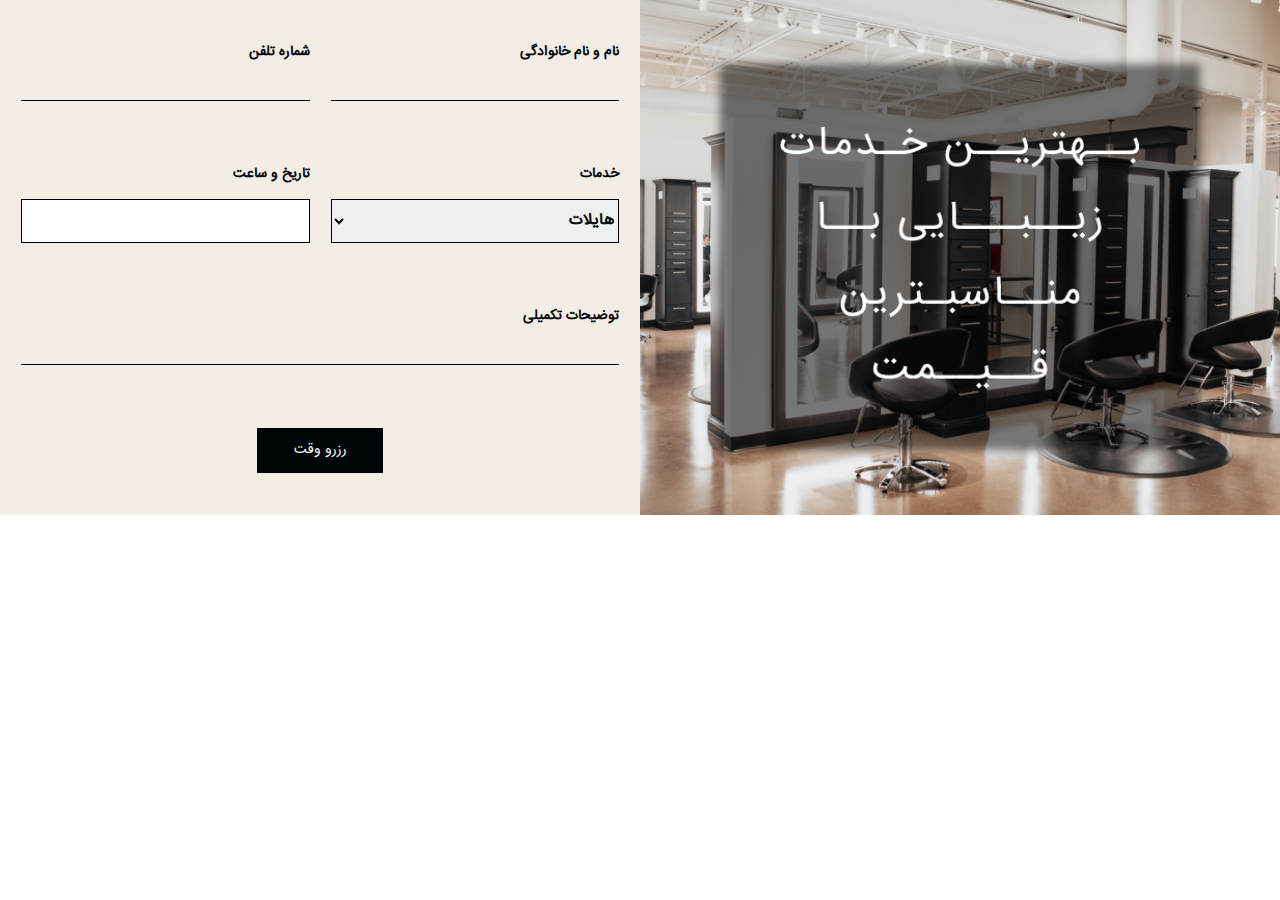
<file: time-reservation/index.html>
<!DOCTYPE html>
<html lang="en">
  <head>
    <meta charset="UTF-8" />
    <meta http-equiv="X-UA-Compatible" content="IE=edge" />
    <meta name="viewport" content="width=device-width, initial-scale=1.0" />
    <title>رزرو وقت</title>
    <link href="../css/bootstrap.min.css" rel="stylesheet" />
    <link href="../css/style.css" rel="stylesheet" />
    <link
      rel="stylesheet"
      href="http://babakhani.github.io/PersianWebToolkit/beta/lib/persian-datepicker/dist/css/persian-datepicker.css"
    />
  </head>
  <body>
    <main>
      <section>
        <div class="container-fluid">
          <div class="row" style="background-color: #f4ede6">
            <div class="col-md-6 col-12 p-0">
              <div class="position-relative">
                <img
                  src="../images/Rectangle 59.png"
                  class="w-100 h-100"
                  style="object-fit: cover"
                />
                <div
                  class="position-absolute top-0 w-100 h-100 d-flex align-items-center justify-content-center"
                >
                  <div
                    class="w-75 h-75 d-flex align-items-center justify-content-center position-relative"
                  >
                    <div
                      class="w-100 h-100"
                      style="background: rgba(0, 0, 0, 0.5); filter: blur(4px)"
                    ></div>
                    <div
                      class="position-absolute top-0 w-100 h-100 d-flex align-items-center justify-content-center"
                    >
                      <img class="w-75" src="../images/text.png" />
                    </div>
                  </div>
                </div>
              </div>
            </div>
            <div class="col-md-6 col-12">
              <div class="container h-100" style="max-width: 800px">
                <form class="h-100">
                  <div class="row h-100 align-items-center">
                    <div class="col-xl-6 col-md-12 col-sm-6 col-12 mt-4">
                      <label class="fw-bold">نام و نام خانوادگی</label>
                      <input
                        class="w-100 mt-3"
                        style="
                          border: none;
                          background-color: transparent;
                          border-bottom: 1px solid #000000;
                        "
                      />
                    </div>
                    <div class="col-xl-6 col-md-12 col-sm-6 col-12 mt-4">
                      <label class="fw-bold">شماره تلفن</label>
                      <input
                        class="w-100 mt-3"
                        style="
                          border: none;
                          background-color: transparent;
                          border-bottom: 1px solid #000000;
                        "
                      />
                    </div>
                    <div class="col-xl-6 col-md-12 col-sm-6 col-12 mt-4">
                      <div>
                        <label class="fw-bold">خدمات</label>
                      </div>
                      <select
                        class="w-100 fw-bold mt-3"
                        style="
                          border: 1px solid #000000;
                          height: 44px;
                          font-size: 16px;
                        "
                      >
                        <option>هایلات</option>
                      </select>
                    </div>
                    <div class="col-xl-6 col-md-12 col-sm-6 col-12 mt-4">
                      <div>
                        <label class="fw-bold">تاریخ و ساعت</label>
                      </div>
                      <!-- <select>
                      <option>سه شنبه 4 مهر</option>
                    </select> -->
                      <input
                        type="text"
                        class="example1 w-100 fw-bold mt-3"
                        style="
                          border: 1px solid #000000;
                          height: 44px;
                          font-size: 16px;
                        "
                      />
                    </div>

                    <div class="col-12 mt-4">
                      <label class="fw-bold">توضیحات تکمیلی</label>
                      <input
                        class="w-100 mt-3"
                        style="
                          border: none;
                          background-color: transparent;
                          border-bottom: 1px solid #000000;
                        "
                      />
                    </div>
                    <div class="col-12 d-flex justify-content-center my-4">
                      <input
                        style="
                          width: 126px;
                          height: 45px;
                          background-color: #000508;
                          color: #ffff;
                          border: none;
                          cursor: pointer;
                        "
                        type="submit"
                        value="رزرو وقت"
                      />
                    </div>
                  </div>
                </form>
              </div>
            </div>
          </div>
        </div>
      </section>
    </main>
    <script src="https://code.jquery.com/jquery-2.2.4.min.js"></script>
    <script src="http://babakhani.github.io/PersianWebToolkit/beta/lib/persian-date/dist/persian-date.js"></script>
    <script src="http://babakhani.github.io/PersianWebToolkit/beta/lib/persian-datepicker/dist/js/persian-datepicker.js"></script>
    <script type="text/javascript">
      $(document).ready(function () {
        // $(".example1").pDatepicker();
        $(".example1").pDatepicker({
          //   inline: true,
          //   altField: "#gregorianExampleAlt",
          format: "LLLL",
          //   calendarType: "gregorian",

          //   toolbox: {
          //     calendarSwitch: {
          //       enabled: true,
          //     },
          //   },
          //   navigator: {
          //     scroll: {
          //       enabled: false,
          //     },
          //   },
          //   maxDate: new persianDate().add("month", 3).valueOf(),
          //   minDate: new persianDate().subtract("month", 3).valueOf(),
          //   timePicker: {
          //     enabled: false,
          //     meridiem: {
          //       enabled: false,
          //     },
          //   },
        });
      });
    </script>
  </body>
</html>
</file>
<file: css/style.css>
@font-face {
    font-family: iransans;
    src: url(fonts/IRANSansWeb\(FaNum\).woff2);
}

* {
   direction: rtl;
    font-size: 14px;
    font-family: "iransans";
    color: #000508;
}


input {
    outline: none;
}

.nav-link {
    color: #1e1e1e !important;
    border-radius: 0px !important;
    font-size: 16px !important;
    font-weight: 500 !important;
    margin-left: 50px;
    cursor: pointer;
    transition: 0.3s;
    background-color: #000508;
    color: #FFFFFF !important;
    border: 3px solid #000508 !important;
    min-width: 126px;
    min-height: 45px;
    display: flex;
    align-items: center;
    justify-content: center;
}

.nav-link.active {
    opacity: 100%;
    background-color: #ffffff !important;
    color: black !important;
    border-bottom: 3.5px solid #ffc700;
    font-weight: 700 !important;
}

#plotId{left: 0px;}

input[type="radio"]::before {
    content: "";
    width: 0.90em;
    height: 0.90em;
    transform: scale(0);
    transition: 120ms transform ease-in-out;
    box-shadow: inset 1em 1em var(--form-control-color);
    background-color: #DEC4B8;
}

input[type="radio"]:checked::before {
    transform: scale(1);
}

input[type="radio"] {
    appearance: none;
    background-color: transparent;
    margin: 0;
    font: inherit;
    color: currentColor;
    width: 1.15em;
    height: 1.15em;
    border: 1px solid #FFFF;
    transform: translateY(-0.075em);
    display: grid;
    place-content: center;
}
</file>
